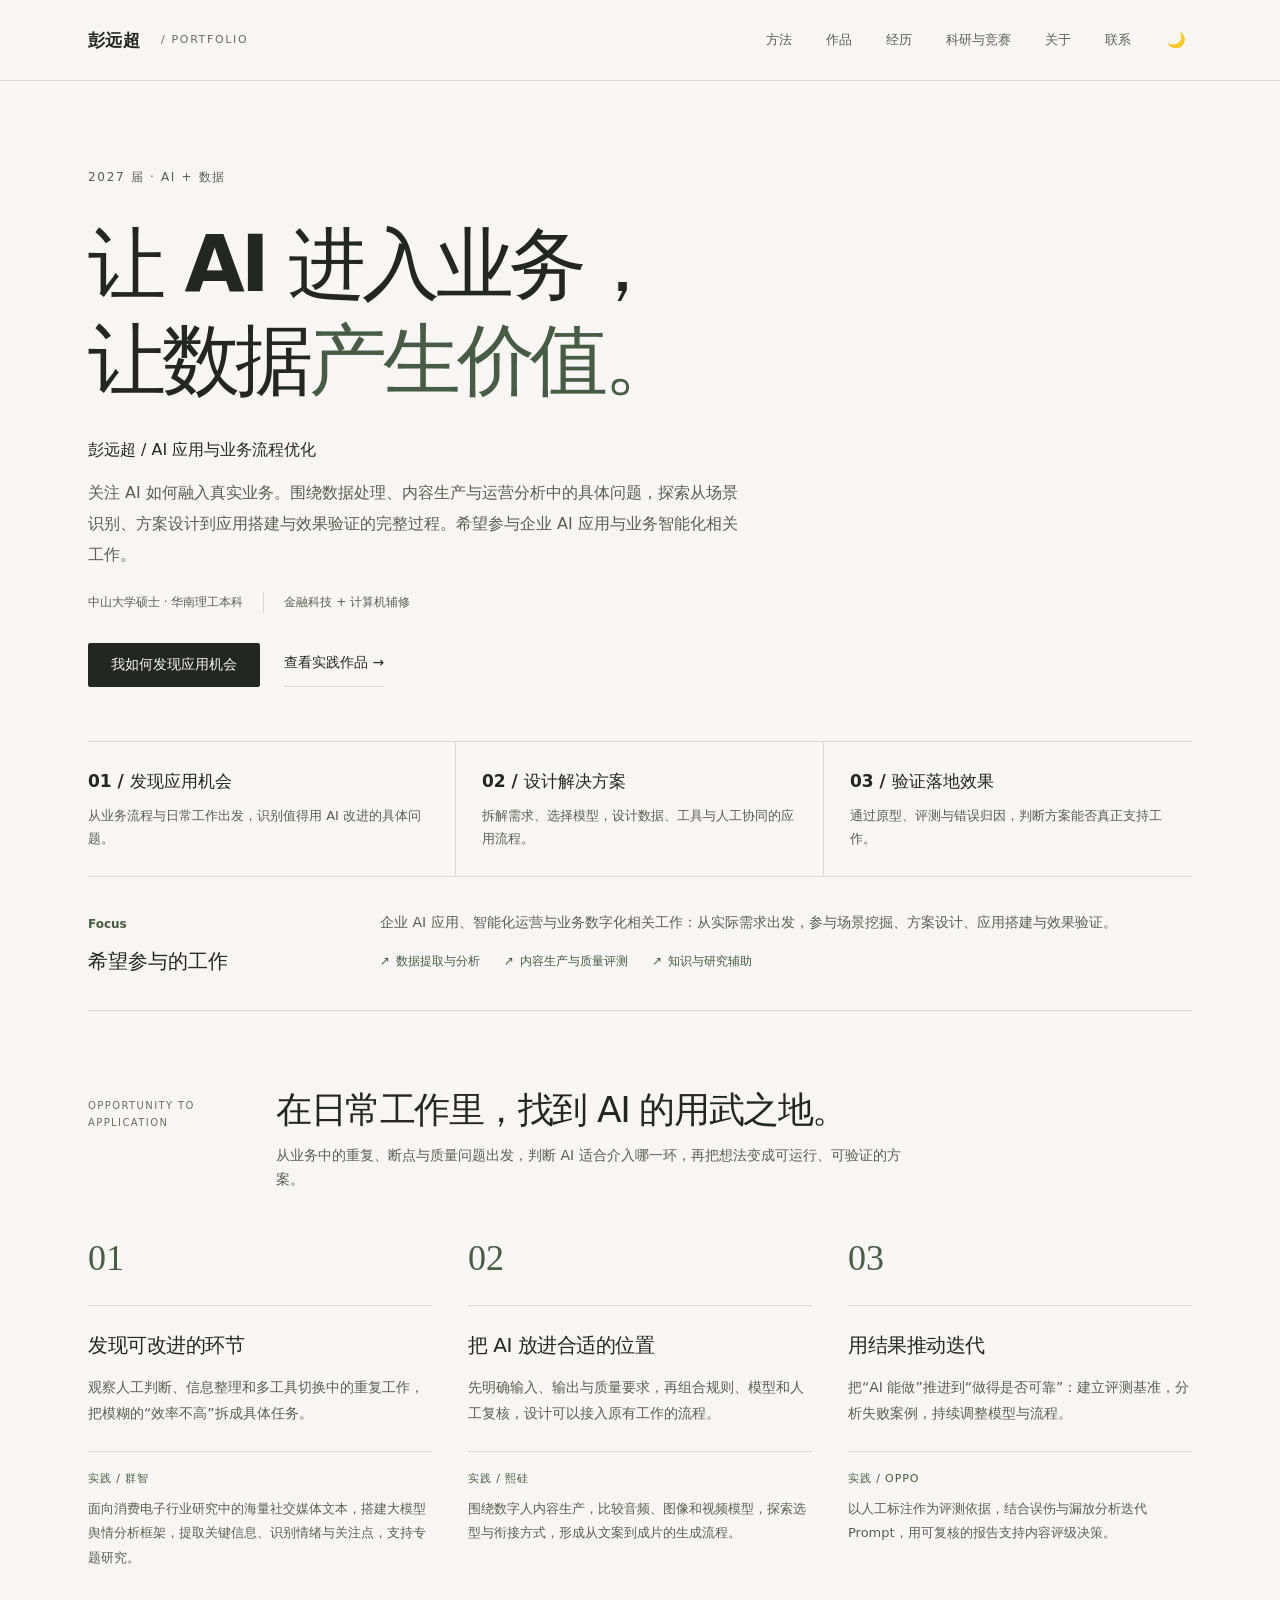
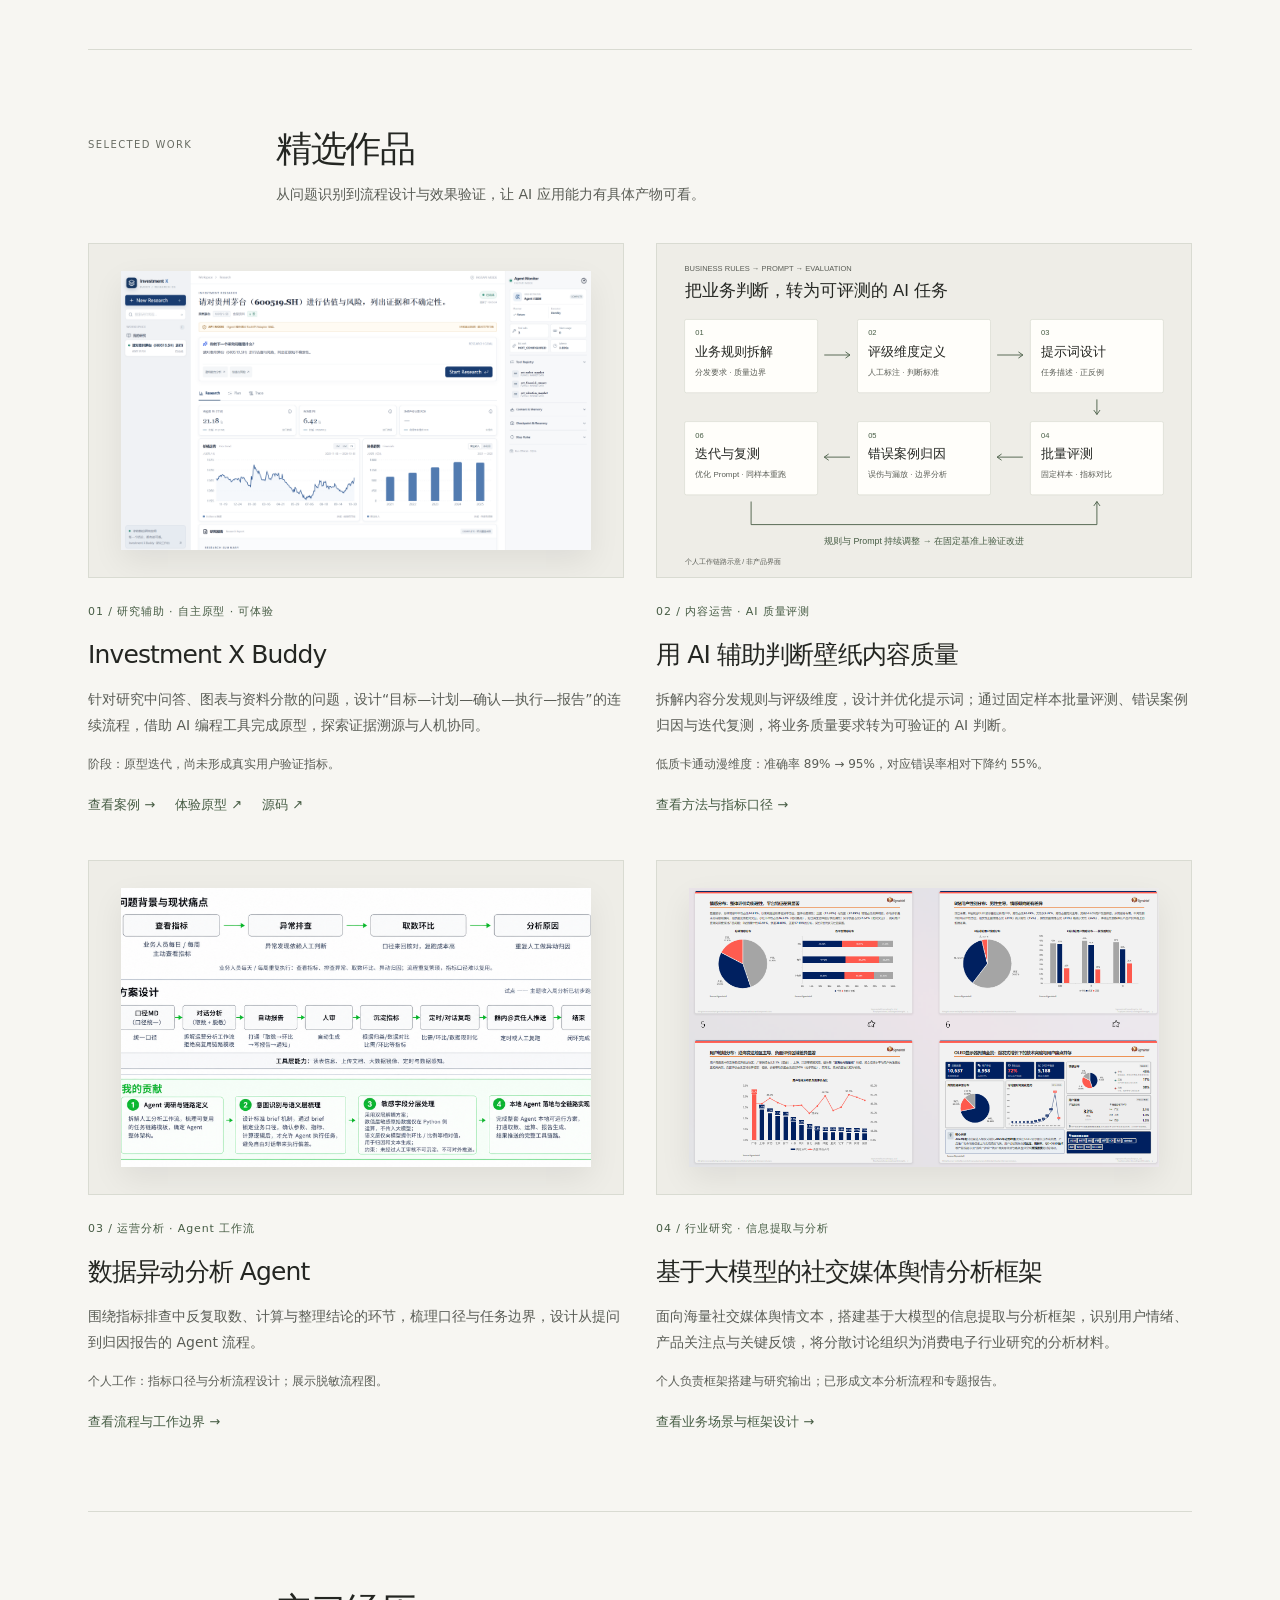
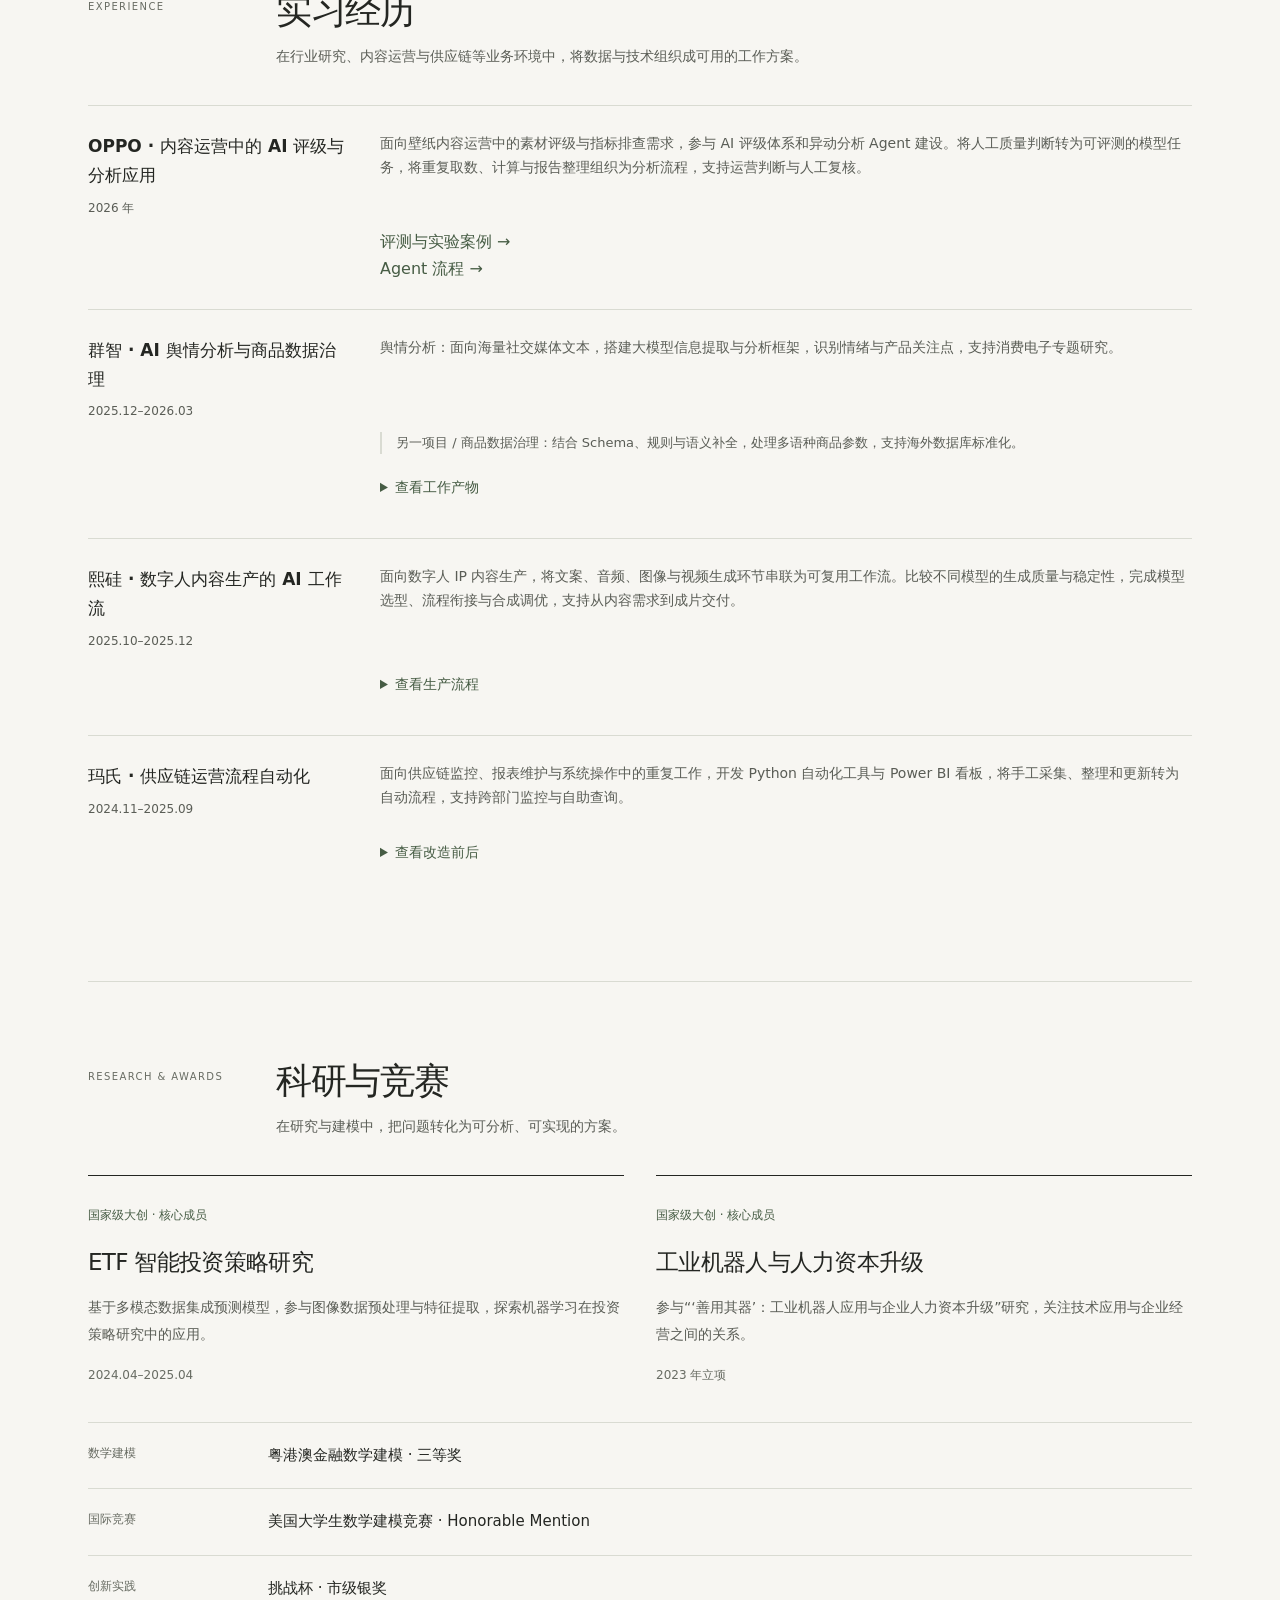
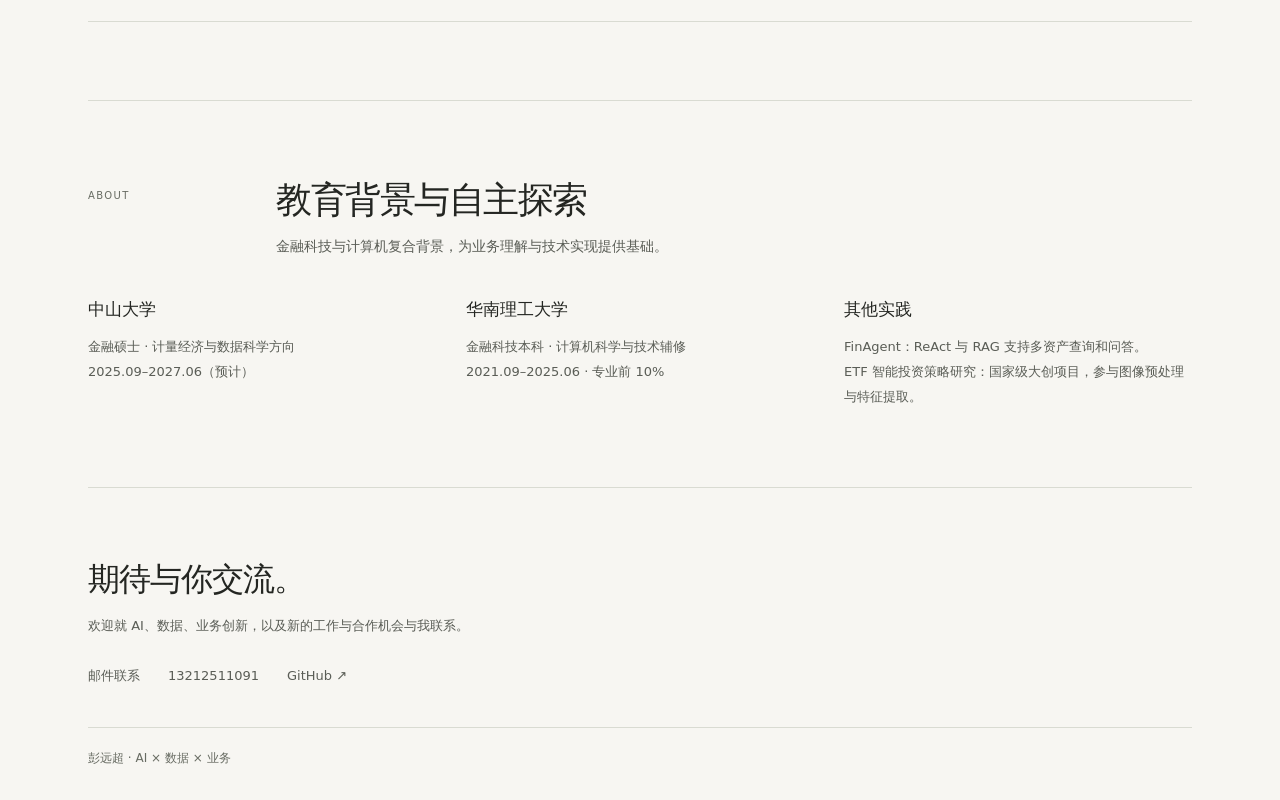
<file: index.html>
<!DOCTYPE html>
<html lang="zh-CN" data-theme="light">
<head>
<meta charset="UTF-8">
<meta name="viewport" content="width=device-width, initial-scale=1.0">
<title>AI 应用与业务流程优化 · 个人作品集 · 彭远超</title>
<meta name="description" content="彭远超，2027届。关注 AI 应用与业务流程优化，围绕企业数据处理、内容运营与研究辅助，探索场景识别、方案设计、应用搭建和效果验证。">
<link rel="stylesheet" href="css/style.css">
<link rel="stylesheet" href="css/site.css">
<link rel="stylesheet" href="css/refined.css">
</head>
<body>
<a class="skip-link" href="#main">跳到正文</a>
<nav class="nav" id="top">
<div class="nav-inner">
<a class="nav-logo" href="index.html">彭远超<span class="nav-logo-sub">/ portfolio</span>
</a>
<button class="nav-toggle" aria-label="菜单" aria-controls="nav-links" aria-expanded="false">☰</button>
<div class="nav-links" id="nav-links">
<a href="#approach">方法</a>
<a href="#projects">作品</a>
<a href="#experience">经历</a>
<a href="#research">科研与竞赛</a>
<a href="#about">关于</a>
<a href="#contact">联系</a>
</div>
<button class="theme-toggle" id="theme-toggle" aria-label="切换主题">
</button>
</div>
</nav>
<main class="container " id="main">
<section class="hero">
<div class="hero-kicker">2027 届 · AI + 数据</div>
<h1>让 AI 进入业务，<br>让数据<em>产生价值。</em></h1>
<p class="role">彭远超 / AI 应用与业务流程优化</p>
<p class="bio">关注 AI 如何融入真实业务。围绕数据处理、内容生产与运营分析中的具体问题，探索从场景识别、方案设计到应用搭建与效果验证的完整过程。希望参与企业 AI 应用与业务智能化相关工作。</p>
<div class="hero-proof">
<span>中山大学硕士 · 华南理工本科</span>
<span>金融科技 + 计算机辅修</span>
</div>
<div class="hero-actions">
<a class="hero-action primary" href="#approach">我如何发现应用机会</a>
<a class="hero-action" href="#projects">查看实践作品 →</a>
</div>
<div class="fit-grid">
<div class="fit-card">
<span class="fit-k">01 / 发现应用机会</span>
<span class="fit-v">从业务流程与日常工作出发，识别值得用 AI 改进的具体问题。</span>
</div>
<div class="fit-card">
<span class="fit-k">02 / 设计解决方案</span>
<span class="fit-v">拆解需求、选择模型，设计数据、工具与人工协同的应用流程。</span>
</div>
<div class="fit-card">
<span class="fit-k">03 / 验证落地效果</span>
<span class="fit-v">通过原型、评测与错误归因，判断方案能否真正支持工作。</span>
</div>
</div>
<figure class="hero-visual home-preview">
<img class="lightbox-trigger" src="assets/img/xbuddy-maotai-analysis.png" alt="Investment X Buddy 研究工作台：报告、数据图表与执行监控">
<figcaption>Investment X Buddy · 研究流程原型</figcaption>
</figure>
</section>
<aside class="career-focus" aria-labelledby="career-focus-title">
<div><span class="eyebrow">Focus</span><h2 id="career-focus-title">希望参与的工作</h2></div>
<div><p>企业 AI 应用、智能化运营与业务数字化相关工作：从实际需求出发，参与场景挖掘、方案设计、应用搭建与效果验证。</p><ul class="focus-scenes" aria-label="重点业务场景"><li>数据提取与分析</li><li>内容生产与质量评测</li><li>知识与研究辅助</li></ul></div>
</aside>
<section class="section" id="approach">
<div class="section-header"><div class="eyebrow">Opportunity to application</div><h2>在日常工作里，找到 AI 的用武之地。</h2><p>从业务中的重复、断点与质量问题出发，判断 AI 适合介入哪一环，再把想法变成可运行、可验证的方案。</p></div>
<div class="opportunity-grid">
<article><span class="opportunity-number">01</span><h3>发现可改进的环节</h3><p>观察人工判断、信息整理和多工具切换中的重复工作，把模糊的“效率不高”拆成具体任务。</p><div class="opportunity-evidence"><span>实践 / 群智</span><p>面向消费电子行业研究中的海量社交媒体文本，搭建大模型舆情分析框架，提取关键信息、识别情绪与关注点，支持专题研究。</p></div></article>
<article><span class="opportunity-number">02</span><h3>把 AI 放进合适的位置</h3><p>先明确输入、输出与质量要求，再组合规则、模型和人工复核，设计可以接入原有工作的流程。</p><div class="opportunity-evidence"><span>实践 / 熙硅</span><p>围绕数字人内容生产，比较音频、图像和视频模型，探索选型与衔接方式，形成从文案到成片的生成流程。</p></div></article>
<article><span class="opportunity-number">03</span><h3>用结果推动迭代</h3><p>把“AI 能做”推进到“做得是否可靠”：建立评测基准，分析失败案例，持续调整模型与流程。</p><div class="opportunity-evidence"><span>实践 / OPPO</span><p>以人工标注作为评测依据，结合误伤与漏放分析迭代 Prompt，用可复核的报告支持内容评级决策。</p></div></article>
</div></section>
<section class="section" id="projects">
<div class="section-header">
<div class="eyebrow">Selected work</div>
<h2>精选作品</h2>
<p>从问题识别到流程设计与效果验证，让 AI 应用能力有具体产物可看。</p>
</div>
<div class="selected-grid">
<article class="proj-item">
<a class="work-cover" href="investment-x-buddy.html" aria-label="查看 Investment X Buddy 案例"><img src="assets/img/xbuddy-maotai-analysis.png" alt="投资研究 Agent 工作台界面" loading="lazy"></a>
<p class="eyebrow">01 / 研究辅助 · 自主原型 · 可体验</p>
<h3>Investment X Buddy</h3>
<p>针对研究中问答、图表与资料分散的问题，设计“目标—计划—确认—执行—报告”的连续流程，借助 AI 编程工具完成原型，探索证据溯源与人机协同。</p>
<p class="case-status">阶段：原型迭代，尚未形成真实用户验证指标。</p>
<div class="case-links">
<a href="investment-x-buddy.html">查看案例 →</a>
<a href="https://relaxed-cuchufli-47f2fa.netlify.app/" target="_blank" rel="noopener noreferrer">体验原型 ↗</a>
<a href="https://github.com/PYC1234/investment-x-buddy" target="_blank" rel="noopener noreferrer">源码 ↗</a>
</div>
</article>
<article class="proj-item">
<a class="work-cover" href="wallpaper-evaluation.html" aria-label="查看 AI 壁纸质量评估案例"><img src="assets/img/wallpaper-workflow.svg" alt="个人工作链路：业务规则拆解、评级维度、Prompt 设计、批量评测、错误归因与迭代复测" loading="lazy"></a>
<p class="eyebrow">02 / 内容运营 · AI 质量评测</p>
<h3>用 AI 辅助判断壁纸内容质量</h3>
<p>拆解内容分发规则与评级维度，设计并优化提示词；通过固定样本批量评测、错误案例归因与迭代复测，将业务质量要求转为可验证的 AI 判断。</p>
<p class="case-status">低质卡通动漫维度：准确率 89% → 95%，对应错误率相对下降约 55%。</p>
<div class="case-links">
<a href="wallpaper-evaluation.html">查看方法与指标口径 →</a>
</div>
</article>
<article class="proj-item">
<a class="work-cover" href="metric-agent.html" aria-label="查看数据异动分析案例"><img src="assets/img/metric_agent.png" alt="指标异动分析 Agent 流程" loading="lazy"></a>
<p class="eyebrow">03 / 运营分析 · Agent 工作流</p>
<h3>数据异动分析 Agent</h3>
<p>围绕指标排查中反复取数、计算与整理结论的环节，梳理口径与任务边界，设计从提问到归因报告的 Agent 流程。</p>
<p class="case-status">个人工作：指标口径与分析流程设计；展示脱敏流程图。</p>
<div class="case-links">
<a href="metric-agent.html">查看流程与工作边界 →</a>
</div>
</article>
<article class="proj-item">
<a class="work-cover" href="ai-social-listening.html" aria-label="查看大模型社交媒体舆情分析案例"><img src="assets/img/qunzhi_report.png" alt="社交媒体舆情分析框架的研究产物" loading="lazy"></a>
<p class="eyebrow">04 / 行业研究 · 信息提取与分析</p>
<h3>基于大模型的社交媒体舆情分析框架</h3>
<p>面向海量社交媒体舆情文本，搭建基于大模型的信息提取与分析框架，识别用户情绪、产品关注点与关键反馈，将分散讨论组织为消费电子行业研究的分析材料。</p>
<p class="case-status">个人负责框架搭建与研究输出；已形成文本分析流程和专题报告。</p>
<div class="case-links"><a href="ai-social-listening.html">查看业务场景与框架设计 →</a></div>
</article>
</div>
</section>
<section class="section" id="experience">
<div class="section-header">
<div class="eyebrow">Experience</div>
<h2>实习经历</h2>
<p>在行业研究、内容运营与供应链等业务环境中，将数据与技术组织成可用的工作方案。</p>
</div>
<div class="experience-list">
<article class="proj-item">
<h3>OPPO · 内容运营中的 AI 评级与分析应用</h3>
<p>2026 年</p>
<p>面向壁纸内容运营中的素材评级与指标排查需求，参与 AI 评级体系和异动分析 Agent 建设。将人工质量判断转为可评测的模型任务，将重复取数、计算与报告整理组织为分析流程，支持运营判断与人工复核。</p>
<a href="wallpaper-evaluation.html">评测与实验案例 →</a><a href="metric-agent.html">Agent 流程 →</a>
</article>
<article class="proj-item">
<h3>群智 · AI 舆情分析与商品数据治理</h3>
<p>2025.12–2026.03</p>
<p>舆情分析：面向海量社交媒体文本，搭建大模型信息提取与分析框架，识别情绪与产品关注点，支持消费电子专题研究。</p><p class="separate-project">另一项目 / 商品数据治理：结合 Schema、规则与语义补全，处理多语种商品参数，支持海外数据库标准化。</p>
<details>
<summary>查看工作产物</summary>
<figure class="proj-img">
<img class="lightbox-trigger" src="assets/img/qunzhi_report.png" alt="群智数据治理工作产物" loading="lazy">
</figure>
</details>
</article>
<article class="proj-item">
<h3>熙硅 · 数字人内容生产的 AI 工作流</h3>
<p>2025.10–2025.12</p>
<p>面向数字人 IP 内容生产，将文案、音频、图像与视频生成环节串联为可复用工作流。比较不同模型的生成质量与稳定性，完成模型选型、流程衔接与合成调优，支持从内容需求到成片交付。</p>
<details>
<summary>查看生产流程</summary>
<figure class="proj-img">
<img class="lightbox-trigger" src="assets/img/IP_generate.png" alt="数字人内容生产流程" loading="lazy">
</figure>
</details>
</article>
<article class="proj-item">
<h3>玛氏 · 供应链运营流程自动化</h3>
<p>2024.11–2025.09</p>
<p>面向供应链监控、报表维护与系统操作中的重复工作，开发 Python 自动化工具与 Power BI 看板，将手工采集、整理和更新转为自动流程，支持跨部门监控与自助查询。</p>
<details>
<summary>查看改造前后</summary>
<div class="proj-compare">
<figure class="proj-img">
<img class="lightbox-trigger" src="assets/img/Mars_faye_before.png" alt="改造前：Excel 手工维护" loading="lazy">
<figcaption>改造前：手工维护</figcaption>
</figure>
<span class="pc-arrow" aria-hidden="true">→</span>
<figure class="proj-img">
<img class="lightbox-trigger" src="assets/img/Mars_faye_later.png" alt="改造后：自动更新看板" loading="lazy">
<figcaption>改造后：自动更新看板</figcaption>
</figure>
</div>
</details>
</article>
</div>
</section>
<section class="section" id="research">
<div class="section-header"><div class="eyebrow">Research &amp; awards</div><h2>科研与竞赛</h2><p>在研究与建模中，把问题转化为可分析、可实现的方案。</p></div>
<div class="research-grid">
<article class="research-item"><span class="research-level">国家级大创 · 核心成员</span><h3>ETF 智能投资策略研究</h3><p>基于多模态数据集成预测模型，参与图像数据预处理与特征提取，探索机器学习在投资策略研究中的应用。</p><span class="research-date">2024.04–2025.04</span></article>
<article class="research-item"><span class="research-level">国家级大创 · 核心成员</span><h3>工业机器人与人力资本升级</h3><p>参与“‘善用其器’：工业机器人应用与企业人力资本升级”研究，关注技术应用与企业经营之间的关系。</p><span class="research-date">2023 年立项</span></article>
</div>
<div class="competition-list"><div><span>数学建模</span><strong>粤港澳金融数学建模 · 三等奖</strong></div><div><span>国际竞赛</span><strong>美国大学生数学建模竞赛 · Honorable Mention</strong></div><div><span>创新实践</span><strong>挑战杯 · 市级银奖</strong></div></div>
</section>
<section class="section" id="about">
<div class="section-header">
<div class="eyebrow">About</div>
<h2>教育背景与自主探索</h2>
<p>金融科技与计算机复合背景，为业务理解与技术实现提供基础。</p>
</div>
<div class="about-grid">
<article class="about-card">
<h3>中山大学</h3>
<p>金融硕士 · 计量经济与数据科学方向</p>
<p>2025.09–2027.06（预计）</p>
</article>
<article class="about-card">
<h3>华南理工大学</h3>
<p>金融科技本科 · 计算机科学与技术辅修</p>
<p>2021.09–2025.06 · 专业前 10%</p>
</article>
<article class="about-card">
<h3>其他实践</h3>
<p>FinAgent：ReAct 与 RAG 支持多资产查询和问答。</p>
<p>ETF 智能投资策略研究：国家级大创项目，参与图像预处理与特征提取。</p>
</article>
</div>

</section>
<footer class="footer" id="contact">
<p class="f-title">
<strong>期待与你交流。</strong>
</p>
<p class="f-sub">欢迎就 AI、数据、业务创新，以及新的工作与合作机会与我联系。</p>
<div class="contact-row">
<a href="mailto:yuanchao29zoe@163.com">邮件联系</a>
<a href="tel:13212511091">13212511091</a>
<a href="https://github.com/PYC1234" target="_blank" rel="noopener noreferrer">GitHub ↗</a>
</div>
<p class="copy">彭远超 · AI × 数据 × 业务</p>
</footer>
</main>
<script src="js/site.js">
</script>
</body>
</html>
</file>
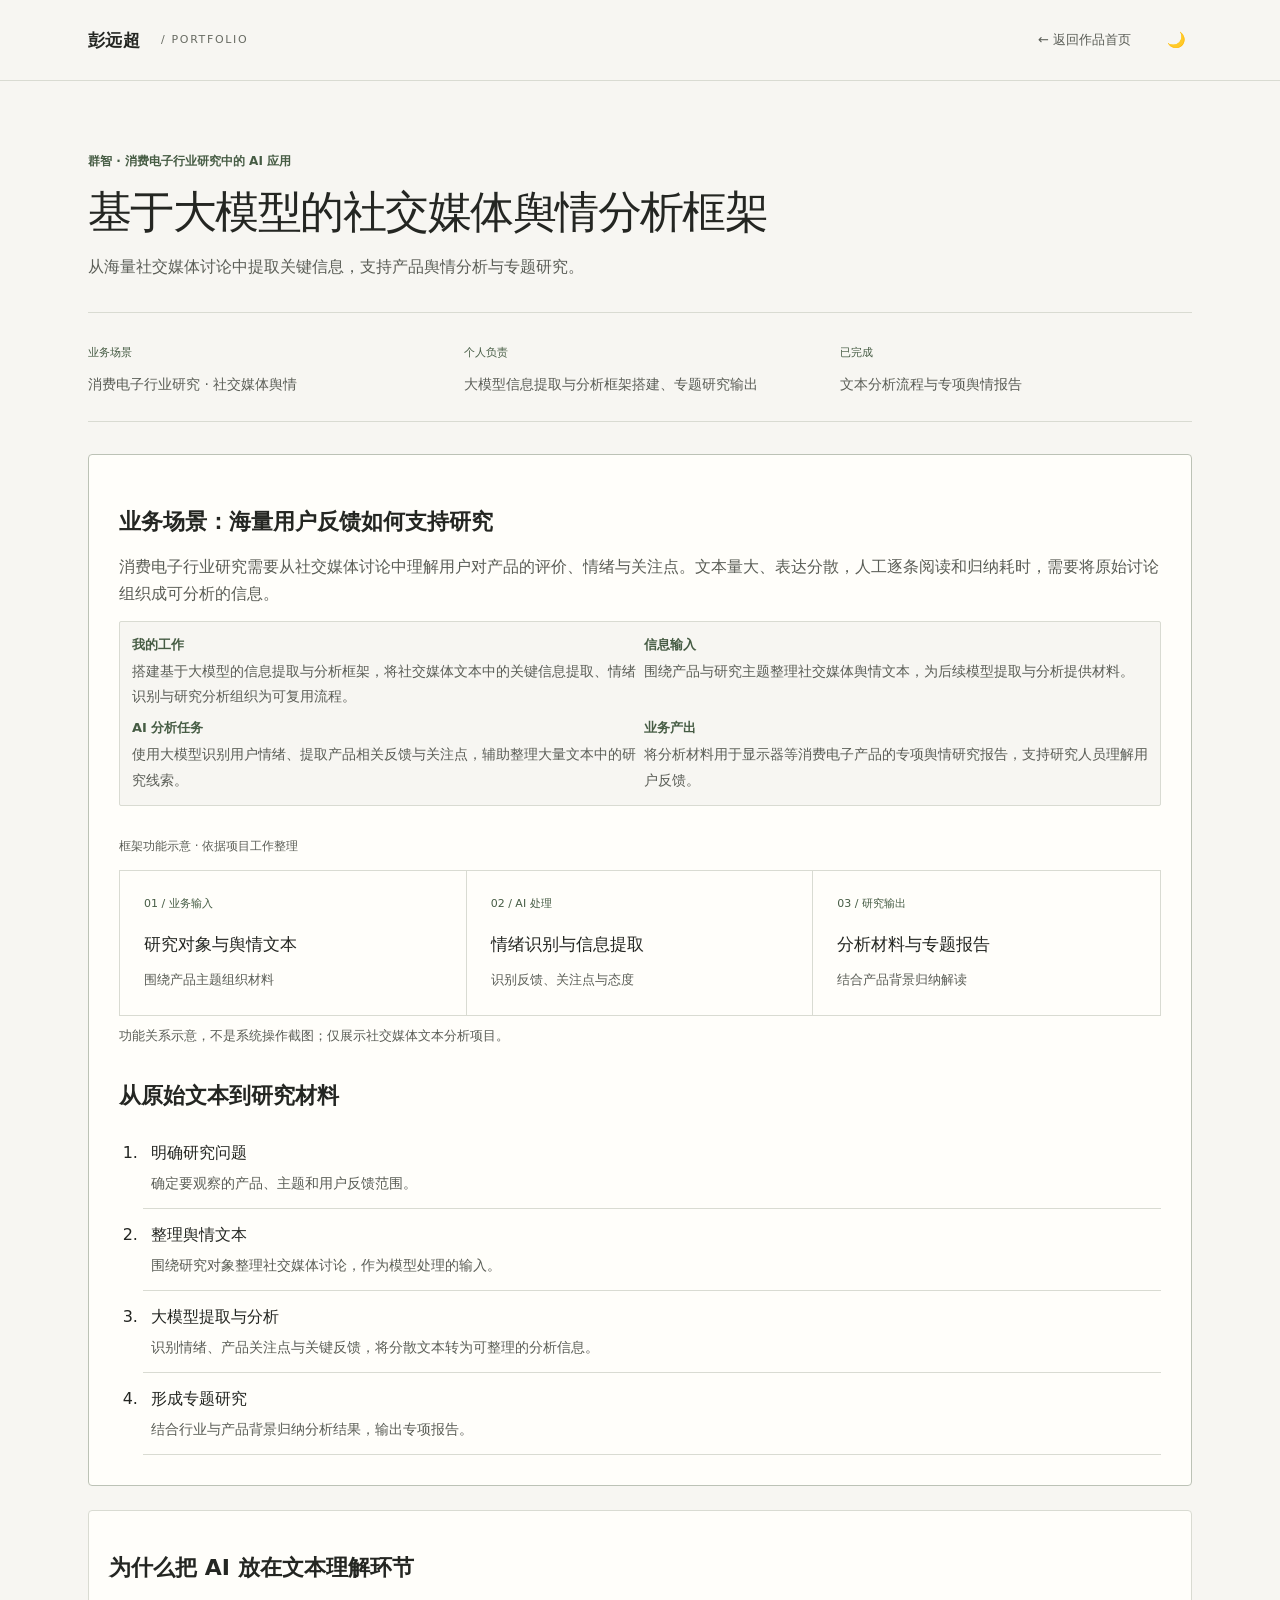
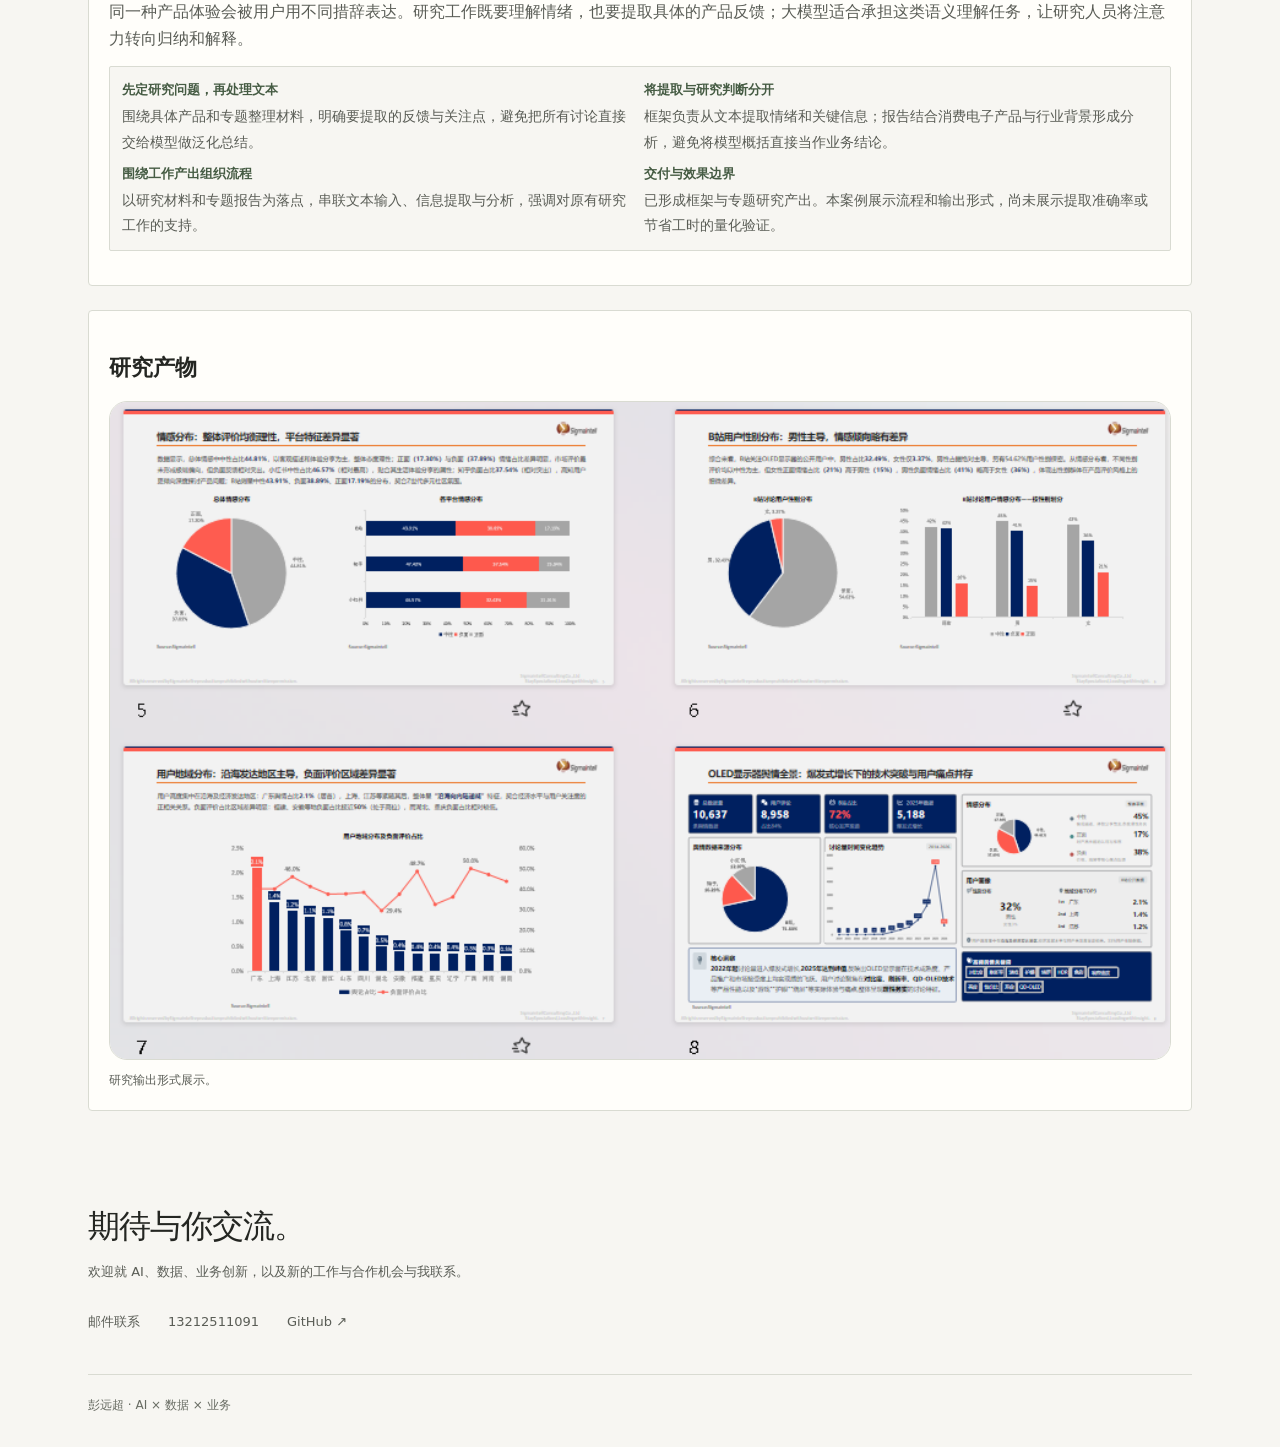
<file: ai-social-listening.html>
<!DOCTYPE html>
<html lang="zh-CN" data-theme="light">
<head>
<meta charset="UTF-8">
<meta name="viewport" content="width=device-width, initial-scale=1.0">
<title>基于大模型的社交媒体舆情分析框架 · 彭远超</title>
<meta name="description" content="彭远超，2027届。关注 AI 应用与业务流程优化，围绕企业数据处理、内容运营与研究辅助，探索场景识别、方案设计、应用搭建和效果验证。">
<link rel="stylesheet" href="css/style.css">
<link rel="stylesheet" href="css/site.css">
<link rel="stylesheet" href="css/refined.css">
</head>
<body>
<a class="skip-link" href="#main">跳到正文</a>
<nav class="nav" id="top">
<div class="nav-inner">
<a class="nav-logo" href="index.html">彭远超<span class="nav-logo-sub">/ portfolio</span>
</a>
<button class="nav-toggle" aria-label="菜单" aria-controls="nav-links" aria-expanded="false">☰</button>
<div class="nav-links" id="nav-links">
<a href="index.html#projects">← 返回作品首页</a>
</div>
<button class="theme-toggle" id="theme-toggle" aria-label="切换主题">
</button>
</div>
</nav>
<main class="container detail-page" id="main">
<header class="detail-heading"><p class="eyebrow">群智 · 消费电子行业研究中的 AI 应用</p><h1>基于大模型的社交媒体舆情分析框架</h1><p>从海量社交媒体讨论中提取关键信息，支持产品舆情分析与专题研究。</p></header><aside class="case-summary" aria-label="项目职责与交付"><div><span>业务场景</span><p>消费电子行业研究 · 社交媒体舆情</p></div><div><span>个人负责</span><p>大模型信息提取与分析框架搭建、专题研究输出</p></div><div><span>已完成</span><p>文本分析流程与专项舆情报告</p></div></aside>
<article class="featured-case"><h2>业务场景：海量用户反馈如何支持研究</h2><p>消费电子行业研究需要从社交媒体讨论中理解用户对产品的评价、情绪与关注点。文本量大、表达分散，人工逐条阅读和归纳耗时，需要将原始讨论组织成可分析的信息。</p><div class="case-grid"><div><span>我的工作</span><p>搭建基于大模型的信息提取与分析框架，将社交媒体文本中的关键信息提取、情绪识别与研究分析组织为可复用流程。</p></div><div><span>信息输入</span><p>围绕产品与研究主题整理社交媒体舆情文本，为后续模型提取与分析提供材料。</p></div><div><span>AI 分析任务</span><p>使用大模型识别用户情绪、提取产品相关反馈与关注点，辅助整理大量文本中的研究线索。</p></div><div><span>业务产出</span><p>将分析材料用于显示器等消费电子产品的专项舆情研究报告，支持研究人员理解用户反馈。</p></div></div><figure class="framework-map" aria-labelledby="social-flow-title"><figcaption id="social-flow-title">框架功能示意 · 依据项目工作整理</figcaption><div class="framework-track"><div><span>01 / 业务输入</span><strong>研究对象与舆情文本</strong><p>围绕产品主题组织材料</p></div><div><span>02 / AI 处理</span><strong>情绪识别与信息提取</strong><p>识别反馈、关注点与态度</p></div><div><span>03 / 研究输出</span><strong>分析材料与专题报告</strong><p>结合产品背景归纳解读</p></div></div><p class="viz-note">功能关系示意，不是系统操作截图；仅展示社交媒体文本分析项目。</p></figure><h2>从原始文本到研究材料</h2><ol class="framework-steps"><li><strong>明确研究问题</strong><p>确定要观察的产品、主题和用户反馈范围。</p></li><li><strong>整理舆情文本</strong><p>围绕研究对象整理社交媒体讨论，作为模型处理的输入。</p></li><li><strong>大模型提取与分析</strong><p>识别情绪、产品关注点与关键反馈，将分散文本转为可整理的分析信息。</p></li><li><strong>形成专题研究</strong><p>结合行业与产品背景归纳分析结果，输出专项报告。</p></li></ol></article>
<article class="proj-item"><h2>为什么把 AI 放在文本理解环节</h2><p>同一种产品体验会被用户用不同措辞表达。研究工作既要理解情绪，也要提取具体的产品反馈；大模型适合承担这类语义理解任务，让研究人员将注意力转向归纳和解释。</p><div class="case-grid"><div><span>先定研究问题，再处理文本</span><p>围绕具体产品和专题整理材料，明确要提取的反馈与关注点，避免把所有讨论直接交给模型做泛化总结。</p></div><div><span>将提取与研究判断分开</span><p>框架负责从文本提取情绪和关键信息；报告结合消费电子产品与行业背景形成分析，避免将模型概括直接当作业务结论。</p></div><div><span>围绕工作产出组织流程</span><p>以研究材料和专题报告为落点，串联文本输入、信息提取与分析，强调对原有研究工作的支持。</p></div><div><span>交付与效果边界</span><p>已形成框架与专题研究产出。本案例展示流程和输出形式，尚未展示提取准确率或节省工时的量化验证。</p></div></div></article><article class="proj-item"><h2>研究产物</h2><figure class="proj-img"><img class="lightbox-trigger" src="assets/img/qunzhi_report.png" alt="消费电子产品舆情分析与专题研究产物" loading="lazy"><figcaption>研究输出形式展示。</figcaption></figure></article>
<footer class="footer" id="contact">
<p class="f-title">
<strong>期待与你交流。</strong>
</p>
<p class="f-sub">欢迎就 AI、数据、业务创新，以及新的工作与合作机会与我联系。</p>
<div class="contact-row">
<a href="mailto:yuanchao29zoe@163.com">邮件联系</a>
<a href="tel:13212511091">13212511091</a>
<a href="https://github.com/PYC1234" target="_blank" rel="noopener noreferrer">GitHub ↗</a>
</div>
<p class="copy">彭远超 · AI × 数据 × 业务</p>
</footer>
</main>
<script src="js/site.js">
</script>
</body>
</html>
</file>
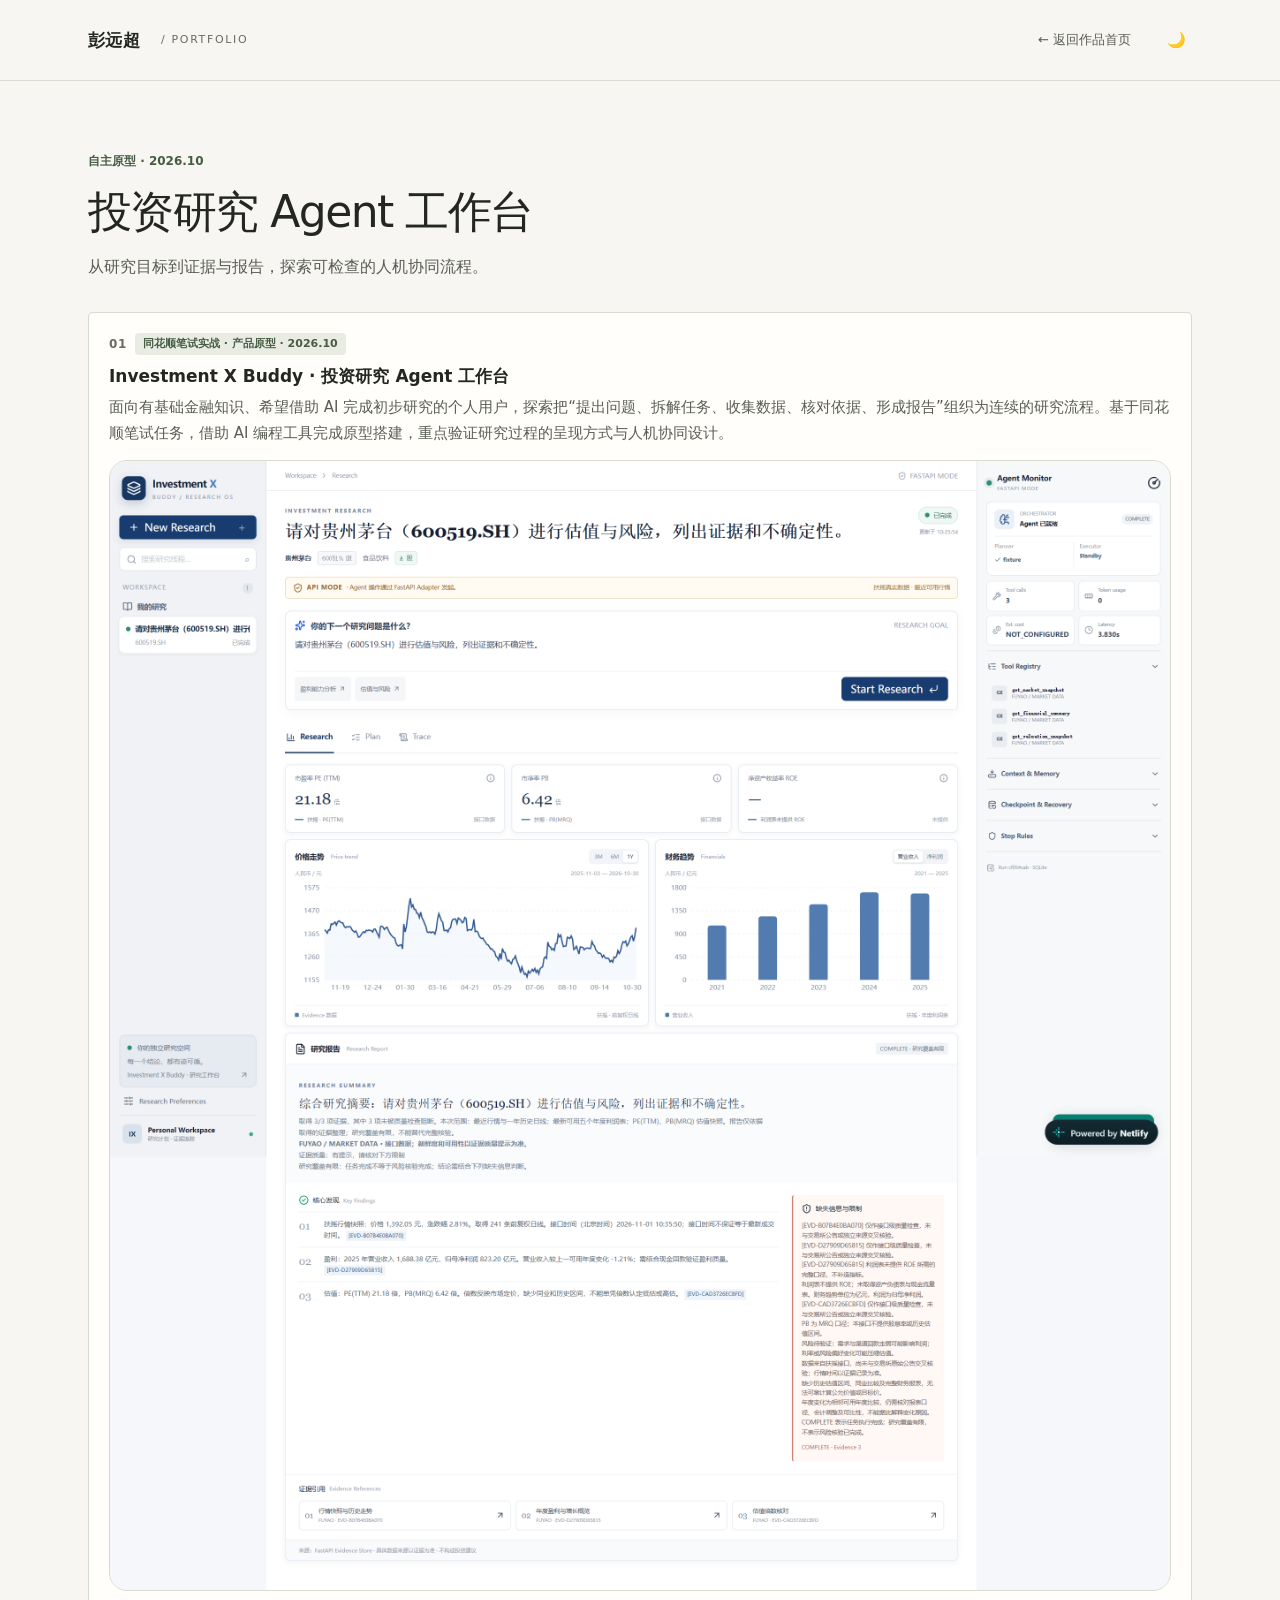
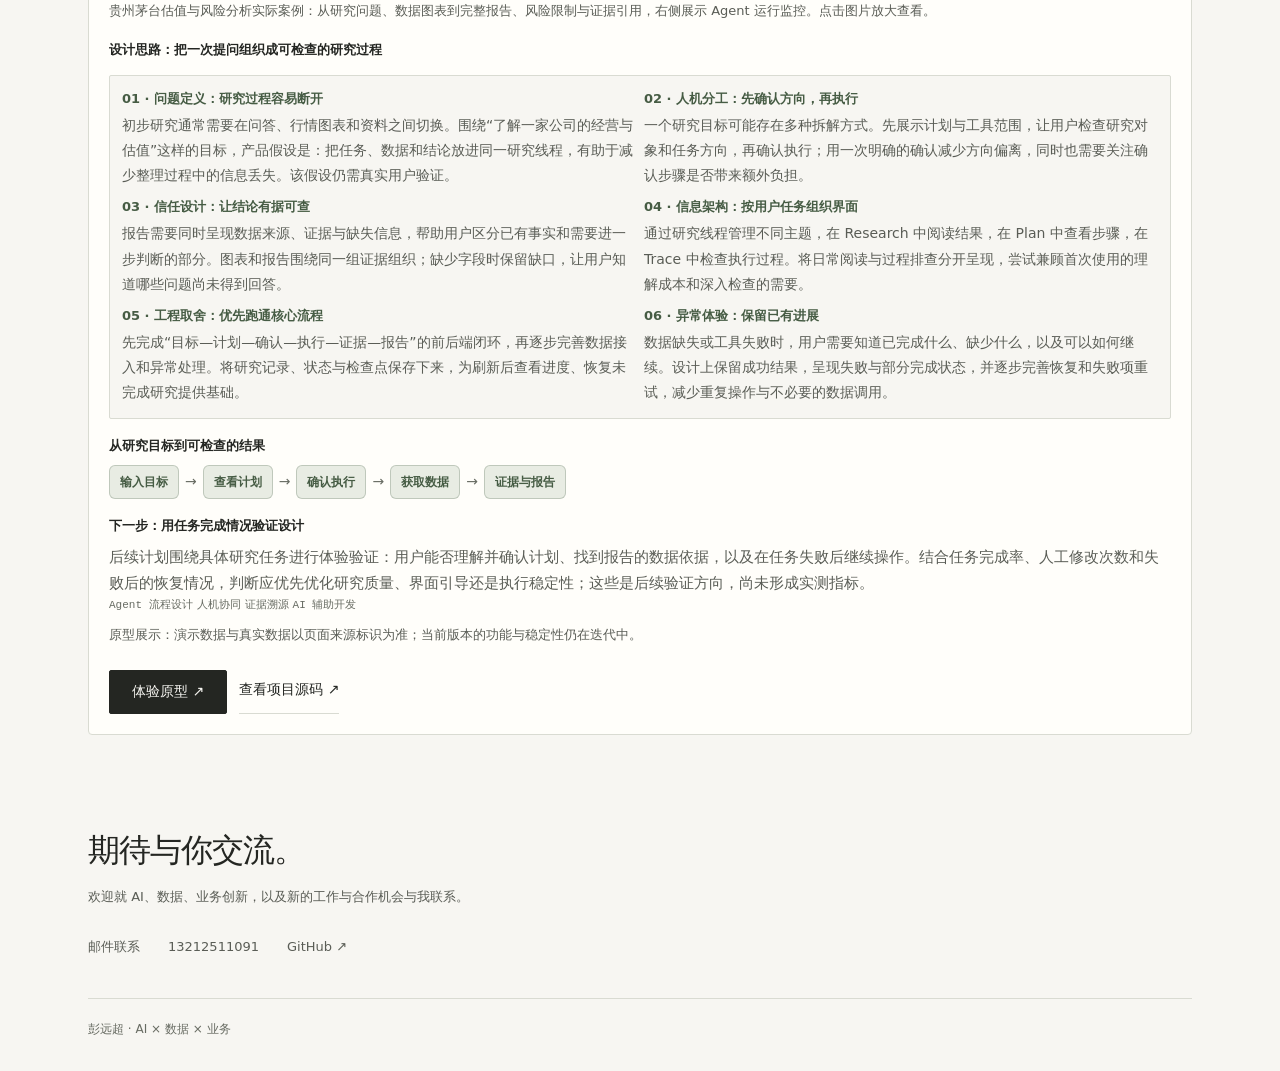
<file: investment-x-buddy.html>
<!DOCTYPE html>
<html lang="zh-CN" data-theme="light">
<head>
<meta charset="UTF-8">
<meta name="viewport" content="width=device-width, initial-scale=1.0">
<title>Investment X Buddy · 研究 Agent 工作台 · 彭远超</title>
<meta name="description" content="彭远超，2027届。关注 AI 应用与业务流程优化，围绕企业数据处理、内容运营与研究辅助，探索场景识别、方案设计、应用搭建和效果验证。">
<link rel="stylesheet" href="css/style.css">
<link rel="stylesheet" href="css/site.css">
<link rel="stylesheet" href="css/refined.css">
</head>
<body>
<a class="skip-link" href="#main">跳到正文</a>
<nav class="nav" id="top">
<div class="nav-inner">
<a class="nav-logo" href="index.html">彭远超<span class="nav-logo-sub">/ portfolio</span>
</a>
<button class="nav-toggle" aria-label="菜单" aria-controls="nav-links" aria-expanded="false">☰</button>
<div class="nav-links" id="nav-links">
<a href="index.html#projects">← 返回作品首页</a>
</div>
<button class="theme-toggle" id="theme-toggle" aria-label="切换主题">
</button>
</div>
</nav>
<main class="container detail-page" id="main">
<header class="detail-heading">
<p class="eyebrow">自主原型 · 2026.10</p>
<h1>投资研究 Agent 工作台</h1>
<p>从研究目标到证据与报告，探索可检查的人机协同流程。</p>
</header>
<article class="proj-item" id="investment-x-buddy">
      <div class="proj-item-head">
<span class="proj-num">01</span>
<span class="proj-tag">同花顺笔试实战 · 产品原型 · 2026.10</span>
</div>
      <div class="proj-item-body">
        <h3>Investment X Buddy · 投资研究 Agent 工作台</h3>
        <p class="proj-desc">面向有基础金融知识、希望借助 AI 完成初步研究的个人用户，探索把“提出问题、拆解任务、收集数据、核对依据、形成报告”组织为连续的研究流程。基于同花顺笔试任务，借助 AI 编程工具完成原型搭建，重点验证研究过程的呈现方式与人机协同设计。</p>
        <figure class="proj-img">
          <img class="lightbox-trigger" src="assets/img/xbuddy-maotai-analysis.png" alt="Investment X Buddy 贵州茅台估值与风险分析完整长图：研究问题、估值指标、行情与财务图表、研究报告、风险限制、证据引用及 Agent Monitor" loading="lazy" width="2400" height="2556" style="width:100%;height:auto;display:block">
          <figcaption class="viz-note">贵州茅台估值与风险分析实际案例：从研究问题、数据图表到完整报告、风险限制与证据引用，右侧展示 Agent 运行监控。点击图片放大查看。</figcaption>
        </figure>
        <h4 class="viz-title">设计思路：把一次提问组织成可检查的研究过程</h4>
        <div class="case-grid compact">
          <div>
<span>01 · 问题定义：研究过程容易断开</span>
<p>初步研究通常需要在问答、行情图表和资料之间切换。围绕“了解一家公司的经营与估值”这样的目标，产品假设是：把任务、数据和结论放进同一研究线程，有助于减少整理过程中的信息丢失。该假设仍需真实用户验证。</p>
</div>
          <div>
<span>02 · 人机分工：先确认方向，再执行</span>
<p>一个研究目标可能存在多种拆解方式。先展示计划与工具范围，让用户检查研究对象和任务方向，再确认执行；用一次明确的确认减少方向偏离，同时也需要关注确认步骤是否带来额外负担。</p>
</div>
          <div>
<span>03 · 信任设计：让结论有据可查</span>
<p>报告需要同时呈现数据来源、证据与缺失信息，帮助用户区分已有事实和需要进一步判断的部分。图表和报告围绕同一组证据组织；缺少字段时保留缺口，让用户知道哪些问题尚未得到回答。</p>
</div>
          <div>
<span>04 · 信息架构：按用户任务组织界面</span>
<p>通过研究线程管理不同主题，在 Research 中阅读结果，在 Plan 中查看步骤，在 Trace 中检查执行过程。将日常阅读与过程排查分开呈现，尝试兼顾首次使用的理解成本和深入检查的需要。</p>
</div>
          <div>
<span>05 · 工程取舍：优先跑通核心流程</span>
<p>先完成“目标—计划—确认—执行—证据—报告”的前后端闭环，再逐步完善数据接入和异常处理。将研究记录、状态与检查点保存下来，为刷新后查看进度、恢复未完成研究提供基础。</p>
</div>
          <div>
<span>06 · 异常体验：保留已有进展</span>
<p>数据缺失或工具失败时，用户需要知道已完成什么、缺少什么，以及可以如何继续。设计上保留成功结果，呈现失败与部分完成状态，并逐步完善恢复和失败项重试，减少重复操作与不必要的数据调用。</p>
</div>
        </div>
        <h4 class="viz-title">从研究目标到可检查的结果</h4>
        <div class="viz-flow" aria-label="研究流程：输入目标、查看计划、确认执行、获取数据、查看证据与报告">
          <div class="flow-node">输入目标</div>
<div class="flow-arrow" aria-hidden="true">→</div>
          <div class="flow-node">查看计划</div>
<div class="flow-arrow" aria-hidden="true">→</div>
          <div class="flow-node">确认执行</div>
<div class="flow-arrow" aria-hidden="true">→</div>
          <div class="flow-node">获取数据</div>
<div class="flow-arrow" aria-hidden="true">→</div>
          <div class="flow-node">证据与报告</div>
        </div>
        <h4 class="viz-title">下一步：用任务完成情况验证设计</h4>
        <p class="proj-desc">后续计划围绕具体研究任务进行体验验证：用户能否理解并确认计划、找到报告的数据依据，以及在任务失败后继续操作。结合任务完成率、人工修改次数和失败后的恢复情况，判断应优先优化研究质量、界面引导还是执行稳定性；这些是后续验证方向，尚未形成实测指标。</p>
        <div class="proj-tags">
<span>Agent 流程设计</span>
<span>人机协同</span>
<span>证据溯源</span>
<span>AI 辅助开发</span>
</div>
        <p class="viz-note">原型展示：演示数据与真实数据以页面来源标识为准；当前版本的功能与稳定性仍在迭代中。</p>
        <div class="hero-actions" aria-label="Investment X Buddy 项目入口">
          <a class="hero-action primary" href="https://relaxed-cuchufli-47f2fa.netlify.app/" target="_blank" rel="noopener noreferrer">体验原型 ↗</a>
          <a class="hero-action" href="https://github.com/PYC1234/investment-x-buddy" target="_blank" rel="noopener noreferrer">查看项目源码 ↗</a>
        </div>
      </div>
    </article>
<footer class="footer" id="contact">
<p class="f-title">
<strong>期待与你交流。</strong>
</p>
<p class="f-sub">欢迎就 AI、数据、业务创新，以及新的工作与合作机会与我联系。</p>
<div class="contact-row">
<a href="mailto:yuanchao29zoe@163.com">邮件联系</a>
<a href="tel:13212511091">13212511091</a>
<a href="https://github.com/PYC1234" target="_blank" rel="noopener noreferrer">GitHub ↗</a>
</div>
<p class="copy">彭远超 · AI × 数据 × 业务</p>
</footer>
</main>
<script src="js/site.js">
</script>
</body>
</html>
</file>
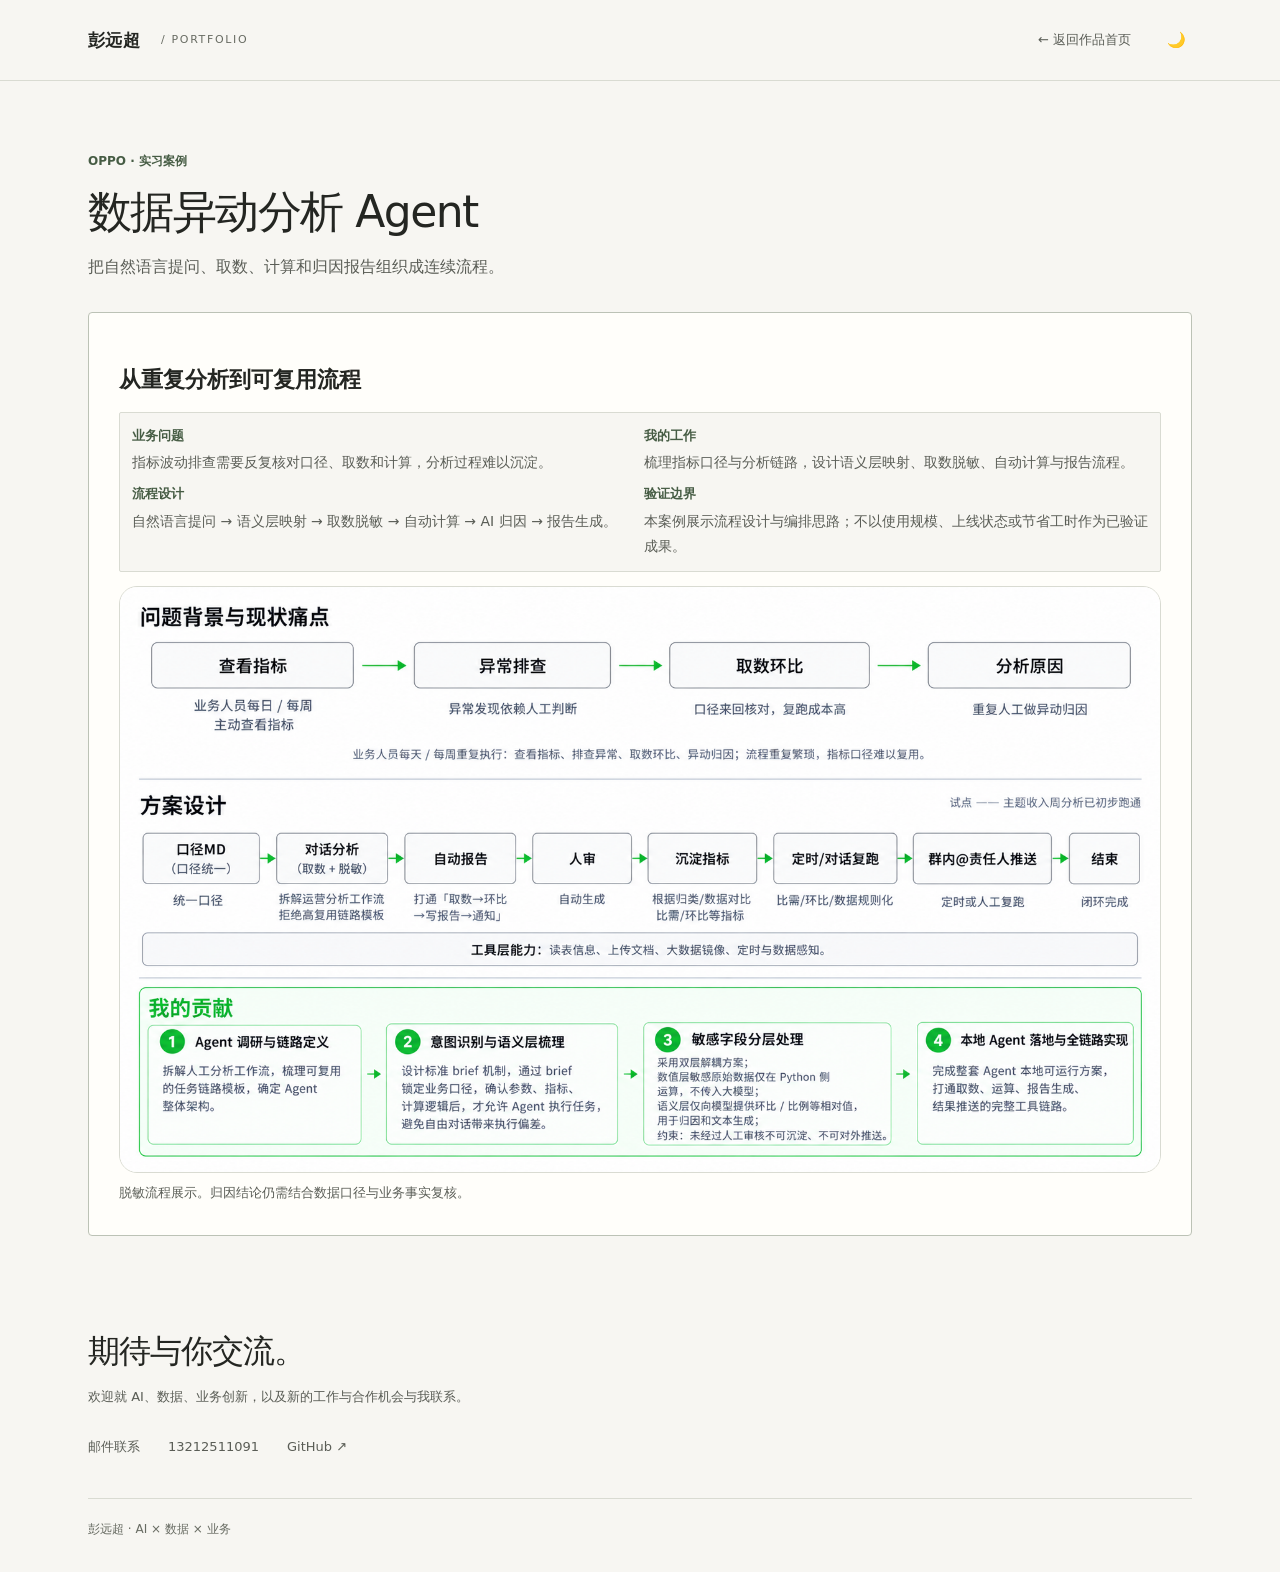
<file: metric-agent.html>
<!DOCTYPE html>
<html lang="zh-CN" data-theme="light">
<head>
<meta charset="UTF-8">
<meta name="viewport" content="width=device-width, initial-scale=1.0">
<title>数据异动分析 Agent · 彭远超</title>
<meta name="description" content="彭远超，2027届。关注 AI 应用与业务流程优化，围绕企业数据处理、内容运营与研究辅助，探索场景识别、方案设计、应用搭建和效果验证。">
<link rel="stylesheet" href="css/style.css">
<link rel="stylesheet" href="css/site.css">
<link rel="stylesheet" href="css/refined.css">
</head>
<body>
<a class="skip-link" href="#main">跳到正文</a>
<nav class="nav" id="top">
<div class="nav-inner">
<a class="nav-logo" href="index.html">彭远超<span class="nav-logo-sub">/ portfolio</span>
</a>
<button class="nav-toggle" aria-label="菜单" aria-controls="nav-links" aria-expanded="false">☰</button>
<div class="nav-links" id="nav-links">
<a href="index.html#projects">← 返回作品首页</a>
</div>
<button class="theme-toggle" id="theme-toggle" aria-label="切换主题">
</button>
</div>
</nav>
<main class="container detail-page" id="main">
<header class="detail-heading">
<p class="eyebrow">OPPO · 实习案例</p>
<h1>数据异动分析 Agent</h1>
<p>把自然语言提问、取数、计算和归因报告组织成连续流程。</p>
</header>
<article class="featured-case">
<h2>从重复分析到可复用流程</h2>
<div class="case-grid">
<div>
<span>业务问题</span>
<p>指标波动排查需要反复核对口径、取数和计算，分析过程难以沉淀。</p>
</div>
<div>
<span>我的工作</span>
<p>梳理指标口径与分析链路，设计语义层映射、取数脱敏、自动计算与报告流程。</p>
</div>
<div>
<span>流程设计</span>
<p>自然语言提问 → 语义层映射 → 取数脱敏 → 自动计算 → AI 归因 → 报告生成。</p>
</div>
<div>
<span>验证边界</span>
<p>本案例展示流程设计与编排思路；不以使用规模、上线状态或节省工时作为已验证成果。</p>
</div>
</div>
<figure class="proj-img">
<img class="lightbox-trigger" src="assets/img/metric_agent.png" alt="数据异动分析 Agent 的流程截图" loading="lazy">
<figcaption class="viz-note">脱敏流程展示。归因结论仍需结合数据口径与业务事实复核。</figcaption>
</figure>
</article>
<footer class="footer" id="contact">
<p class="f-title">
<strong>期待与你交流。</strong>
</p>
<p class="f-sub">欢迎就 AI、数据、业务创新，以及新的工作与合作机会与我联系。</p>
<div class="contact-row">
<a href="mailto:yuanchao29zoe@163.com">邮件联系</a>
<a href="tel:13212511091">13212511091</a>
<a href="https://github.com/PYC1234" target="_blank" rel="noopener noreferrer">GitHub ↗</a>
</div>
<p class="copy">彭远超 · AI × 数据 × 业务</p>
</footer>
</main>
<script src="js/site.js">
</script>
</body>
</html>
</file>
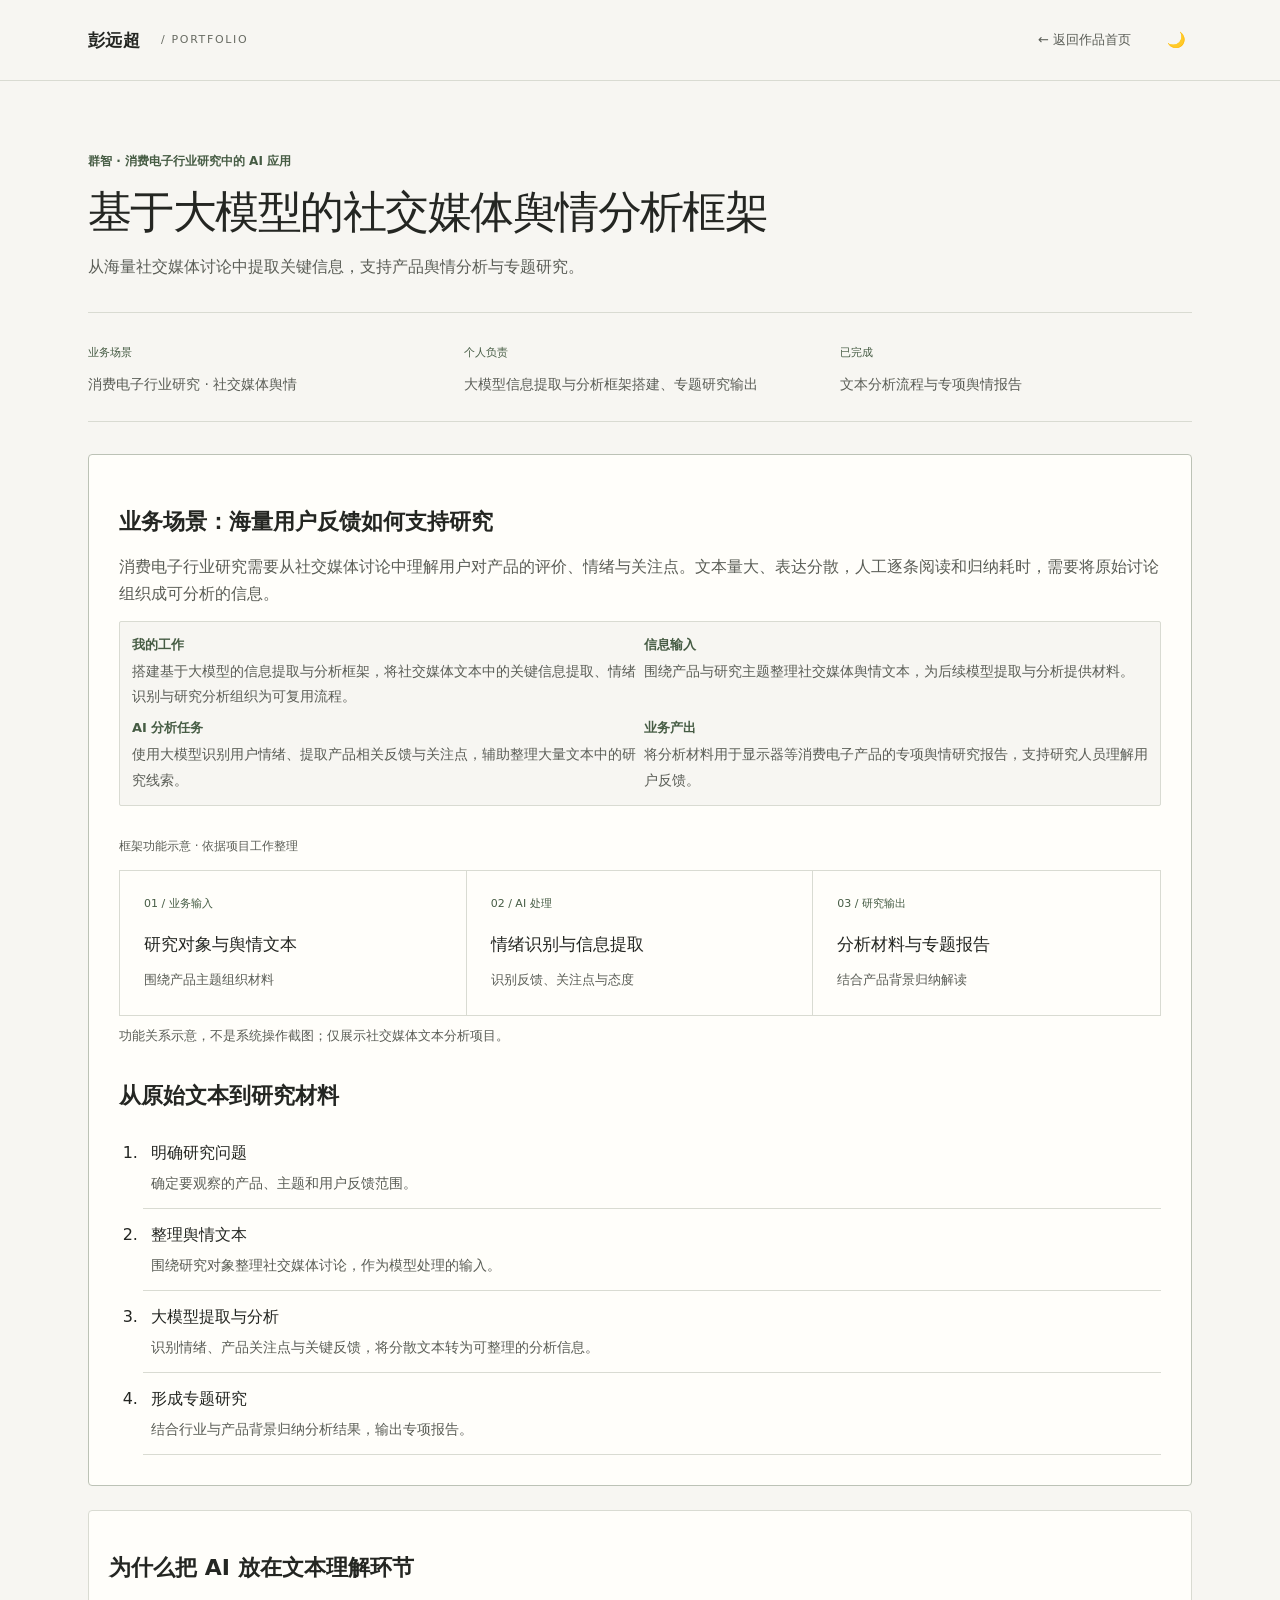
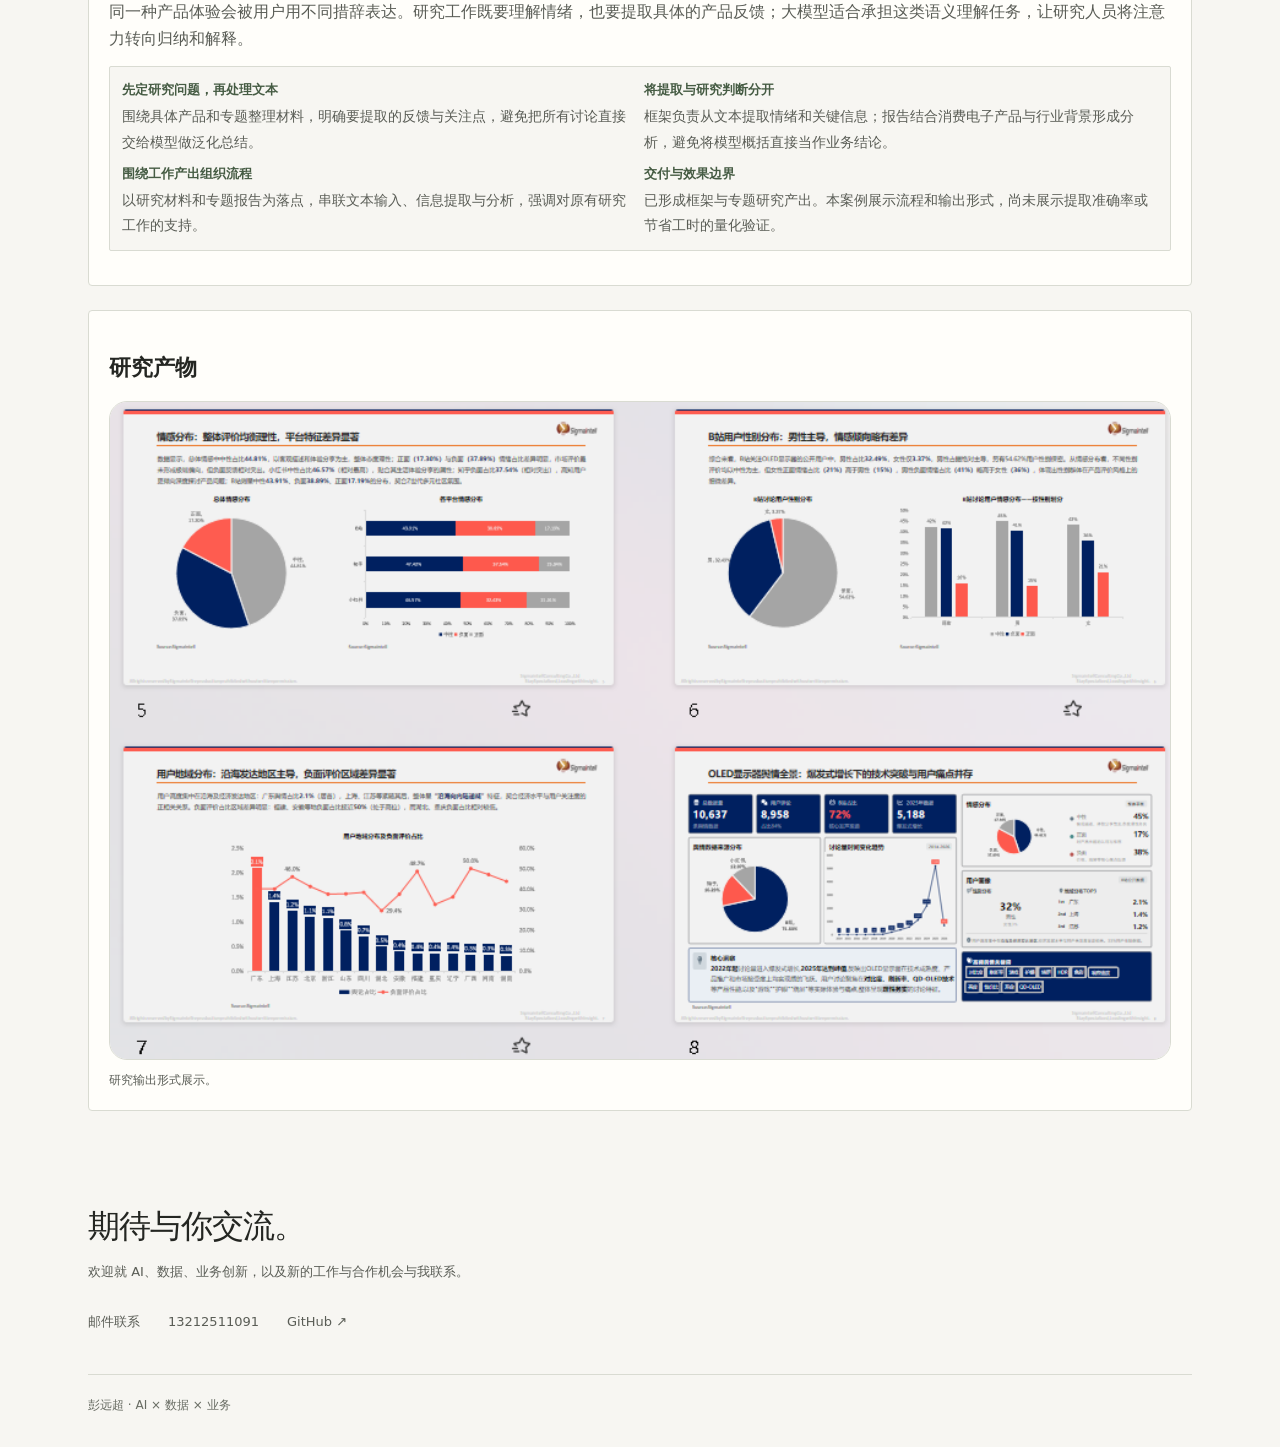
<file: multilingual-insights.html>
<!DOCTYPE html>
<html lang="zh-CN" data-theme="light">
<head>
<link rel="canonical" href="ai-social-listening.html">
<meta charset="UTF-8">
<meta name="viewport" content="width=device-width, initial-scale=1.0">
<title>基于大模型的社交媒体舆情分析框架 · 彭远超</title>
<meta name="description" content="彭远超，2027届。关注 AI 应用与业务流程优化，围绕企业数据处理、内容运营与研究辅助，探索场景识别、方案设计、应用搭建和效果验证。">
<link rel="stylesheet" href="css/style.css">
<link rel="stylesheet" href="css/site.css">
<link rel="stylesheet" href="css/refined.css">
</head>
<body>
<a class="skip-link" href="#main">跳到正文</a>
<nav class="nav" id="top">
<div class="nav-inner">
<a class="nav-logo" href="index.html">彭远超<span class="nav-logo-sub">/ portfolio</span>
</a>
<button class="nav-toggle" aria-label="菜单" aria-controls="nav-links" aria-expanded="false">☰</button>
<div class="nav-links" id="nav-links">
<a href="index.html#projects">← 返回作品首页</a>
</div>
<button class="theme-toggle" id="theme-toggle" aria-label="切换主题">
</button>
</div>
</nav>
<main class="container detail-page" id="main">
<header class="detail-heading"><p class="eyebrow">群智 · 消费电子行业研究中的 AI 应用</p><h1>基于大模型的社交媒体舆情分析框架</h1><p>从海量社交媒体讨论中提取关键信息，支持产品舆情分析与专题研究。</p></header><aside class="case-summary" aria-label="项目职责与交付"><div><span>业务场景</span><p>消费电子行业研究 · 社交媒体舆情</p></div><div><span>个人负责</span><p>大模型信息提取与分析框架搭建、专题研究输出</p></div><div><span>已完成</span><p>文本分析流程与专项舆情报告</p></div></aside>
<article class="featured-case"><h2>业务场景：海量用户反馈如何支持研究</h2><p>消费电子行业研究需要从社交媒体讨论中理解用户对产品的评价、情绪与关注点。文本量大、表达分散，人工逐条阅读和归纳耗时，需要将原始讨论组织成可分析的信息。</p><div class="case-grid"><div><span>我的工作</span><p>搭建基于大模型的信息提取与分析框架，将社交媒体文本中的关键信息提取、情绪识别与研究分析组织为可复用流程。</p></div><div><span>信息输入</span><p>围绕产品与研究主题整理社交媒体舆情文本，为后续模型提取与分析提供材料。</p></div><div><span>AI 分析任务</span><p>使用大模型识别用户情绪、提取产品相关反馈与关注点，辅助整理大量文本中的研究线索。</p></div><div><span>业务产出</span><p>将分析材料用于显示器等消费电子产品的专项舆情研究报告，支持研究人员理解用户反馈。</p></div></div><figure class="framework-map" aria-labelledby="social-flow-title"><figcaption id="social-flow-title">框架功能示意 · 依据项目工作整理</figcaption><div class="framework-track"><div><span>01 / 业务输入</span><strong>研究对象与舆情文本</strong><p>围绕产品主题组织材料</p></div><div><span>02 / AI 处理</span><strong>情绪识别与信息提取</strong><p>识别反馈、关注点与态度</p></div><div><span>03 / 研究输出</span><strong>分析材料与专题报告</strong><p>结合产品背景归纳解读</p></div></div><p class="viz-note">功能关系示意，不是系统操作截图；仅展示社交媒体文本分析项目。</p></figure><h2>从原始文本到研究材料</h2><ol class="framework-steps"><li><strong>明确研究问题</strong><p>确定要观察的产品、主题和用户反馈范围。</p></li><li><strong>整理舆情文本</strong><p>围绕研究对象整理社交媒体讨论，作为模型处理的输入。</p></li><li><strong>大模型提取与分析</strong><p>识别情绪、产品关注点与关键反馈，将分散文本转为可整理的分析信息。</p></li><li><strong>形成专题研究</strong><p>结合行业与产品背景归纳分析结果，输出专项报告。</p></li></ol></article>
<article class="proj-item"><h2>为什么把 AI 放在文本理解环节</h2><p>同一种产品体验会被用户用不同措辞表达。研究工作既要理解情绪，也要提取具体的产品反馈；大模型适合承担这类语义理解任务，让研究人员将注意力转向归纳和解释。</p><div class="case-grid"><div><span>先定研究问题，再处理文本</span><p>围绕具体产品和专题整理材料，明确要提取的反馈与关注点，避免把所有讨论直接交给模型做泛化总结。</p></div><div><span>将提取与研究判断分开</span><p>框架负责从文本提取情绪和关键信息；报告结合消费电子产品与行业背景形成分析，避免将模型概括直接当作业务结论。</p></div><div><span>围绕工作产出组织流程</span><p>以研究材料和专题报告为落点，串联文本输入、信息提取与分析，强调对原有研究工作的支持。</p></div><div><span>交付与效果边界</span><p>已形成框架与专题研究产出。本案例展示流程和输出形式，尚未展示提取准确率或节省工时的量化验证。</p></div></div></article><article class="proj-item"><h2>研究产物</h2><figure class="proj-img"><img class="lightbox-trigger" src="assets/img/qunzhi_report.png" alt="消费电子产品舆情分析与专题研究产物" loading="lazy"><figcaption>研究输出形式展示。</figcaption></figure></article>
<footer class="footer" id="contact">
<p class="f-title">
<strong>期待与你交流。</strong>
</p>
<p class="f-sub">欢迎就 AI、数据、业务创新，以及新的工作与合作机会与我联系。</p>
<div class="contact-row">
<a href="mailto:yuanchao29zoe@163.com">邮件联系</a>
<a href="tel:13212511091">13212511091</a>
<a href="https://github.com/PYC1234" target="_blank" rel="noopener noreferrer">GitHub ↗</a>
</div>
<p class="copy">彭远超 · AI × 数据 × 业务</p>
</footer>
</main>
<script src="js/site.js">
</script>
</body>
</html>
</file>
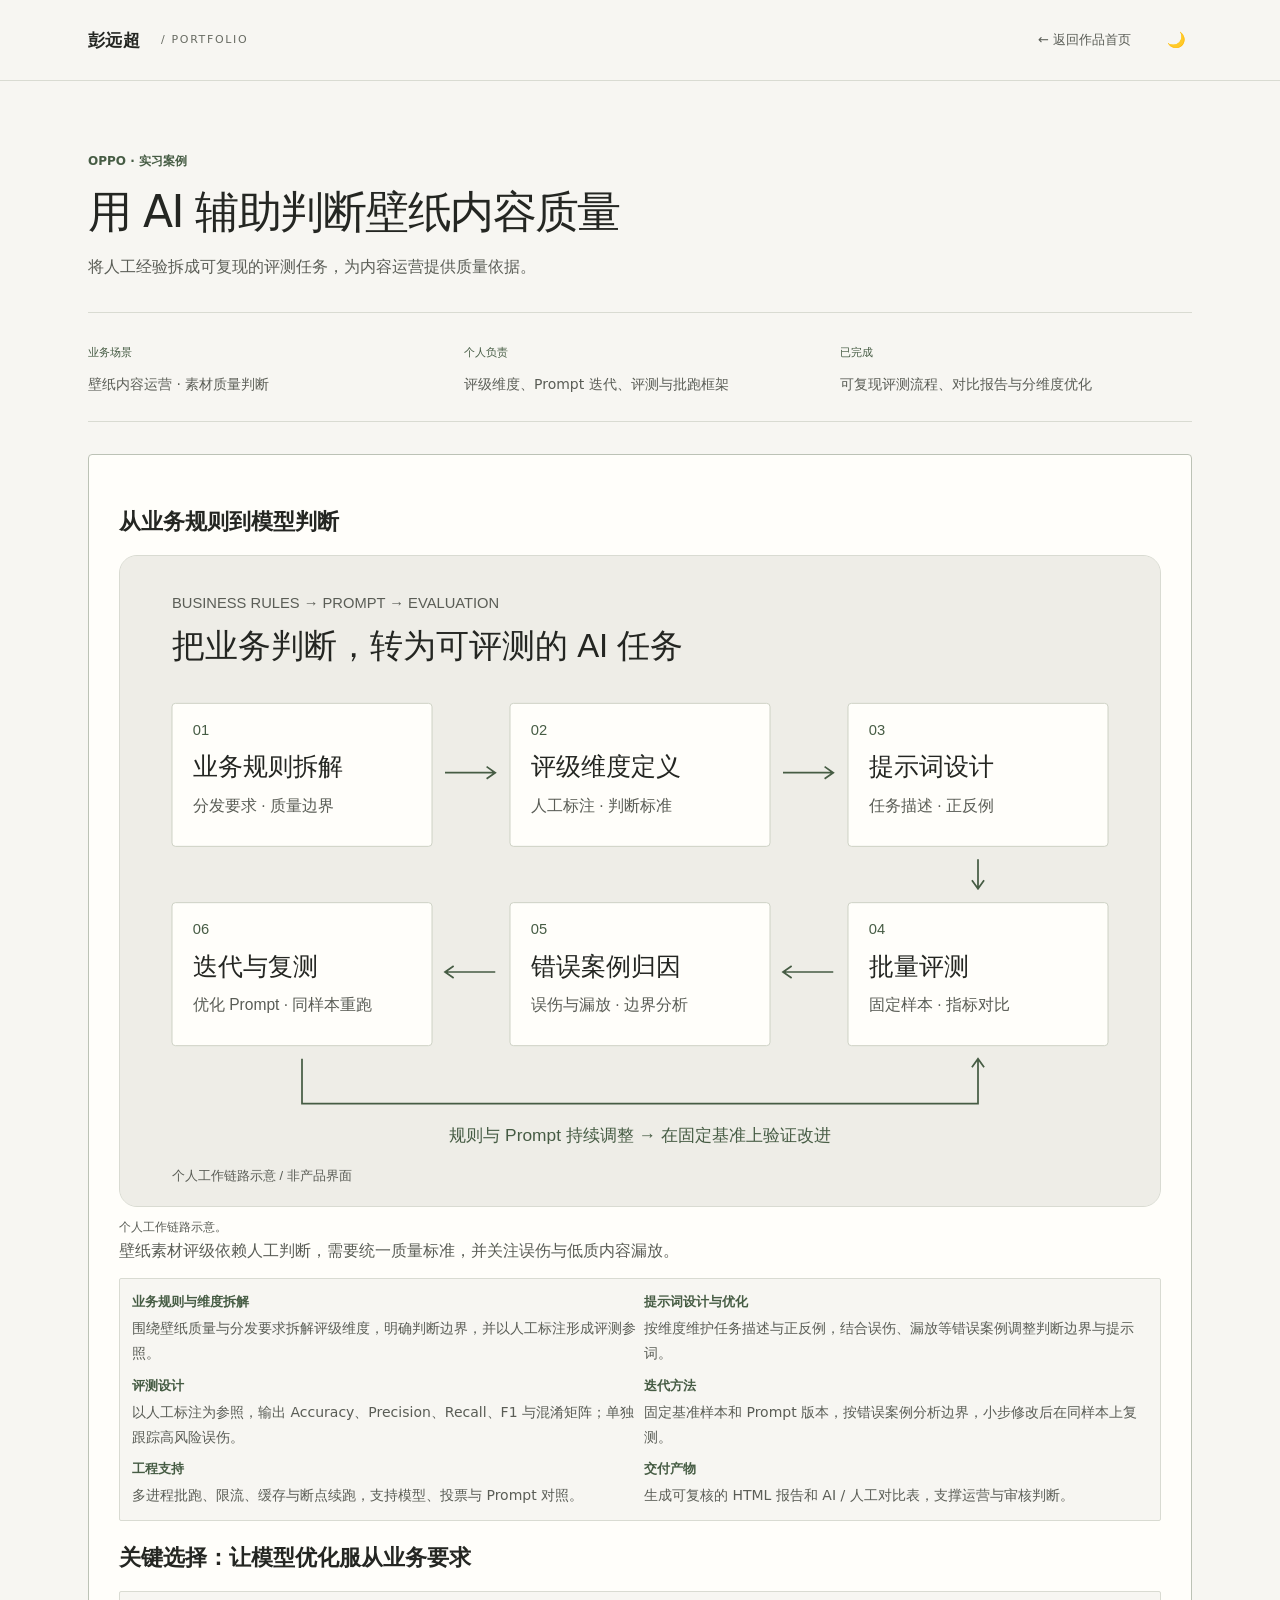
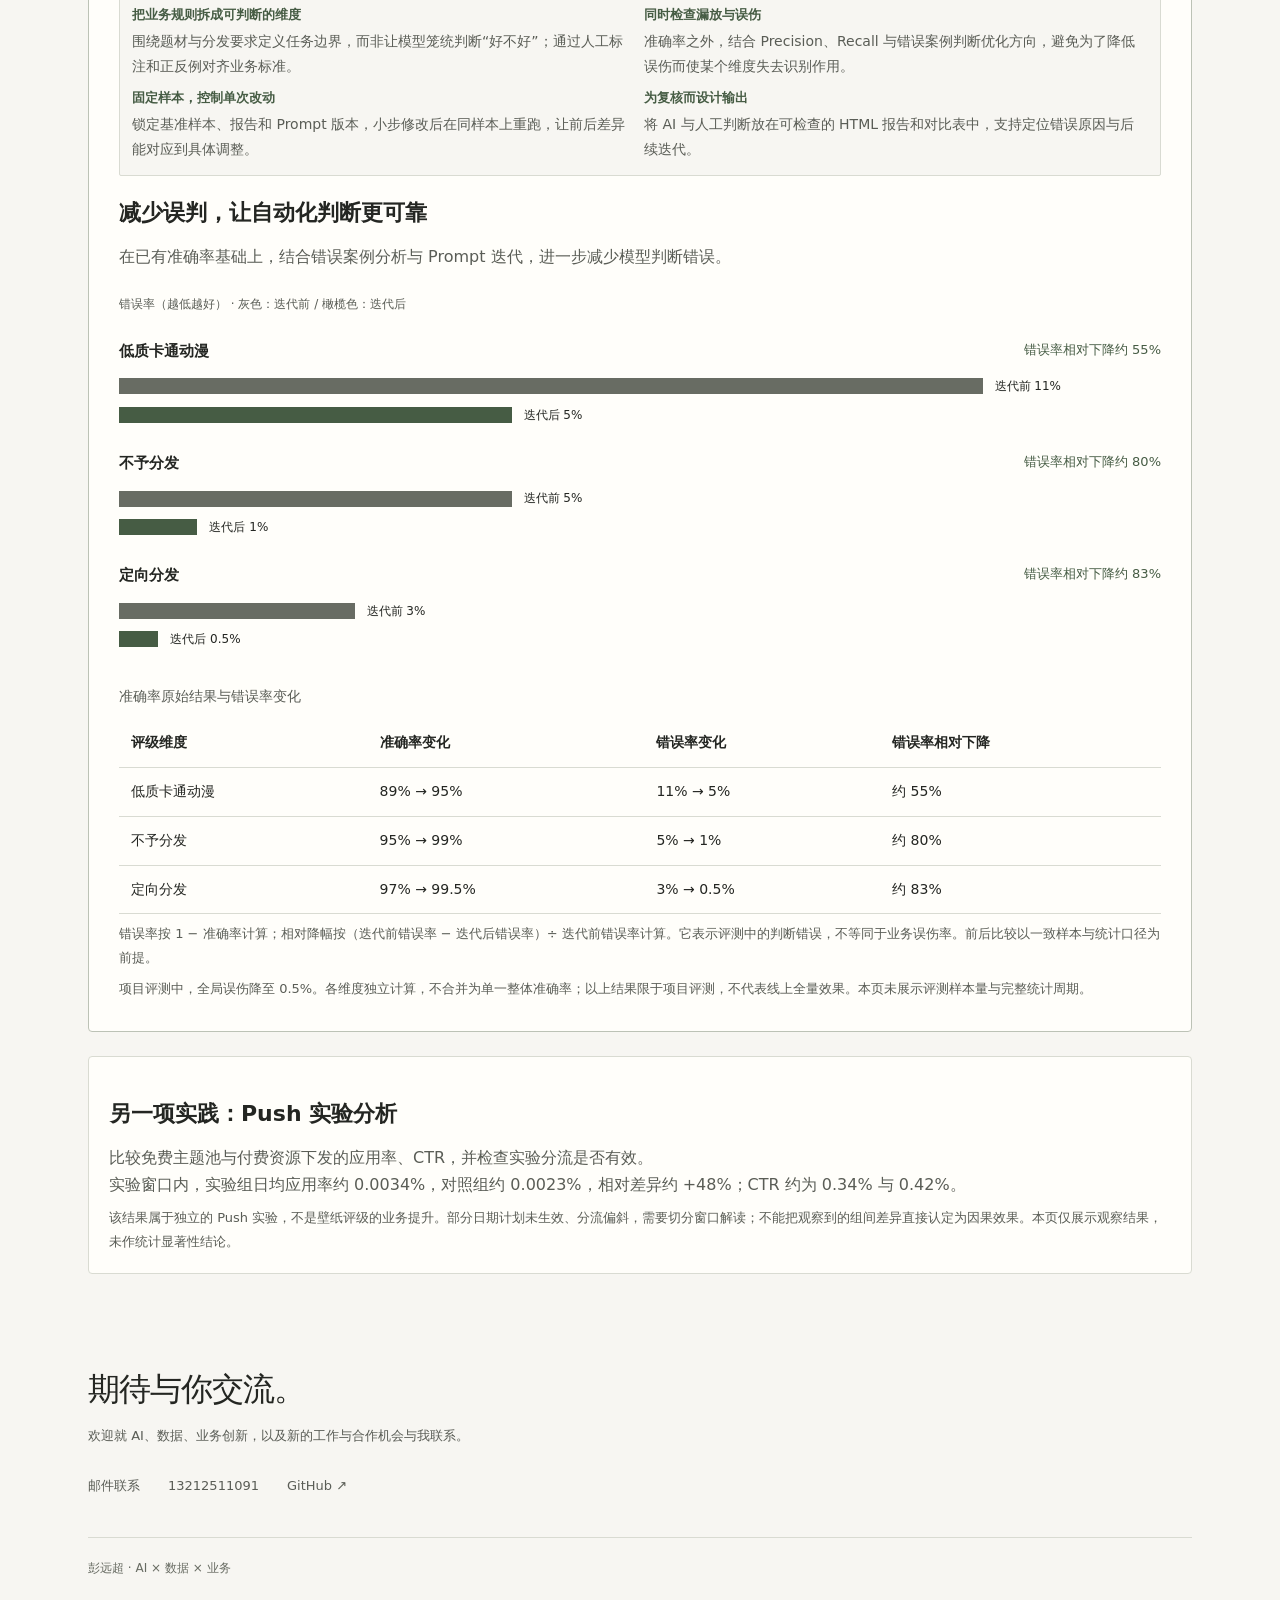
<file: wallpaper-evaluation.html>
<!DOCTYPE html>
<html lang="zh-CN" data-theme="light">
<head>
<meta charset="UTF-8">
<meta name="viewport" content="width=device-width, initial-scale=1.0">
<title>用 AI 辅助判断壁纸内容质量 · 彭远超</title>
<meta name="description" content="彭远超，2027届。关注 AI 应用与业务流程优化，围绕企业数据处理、内容运营与研究辅助，探索场景识别、方案设计、应用搭建和效果验证。">
<link rel="stylesheet" href="css/style.css">
<link rel="stylesheet" href="css/site.css">
<link rel="stylesheet" href="css/refined.css">
</head>
<body>
<a class="skip-link" href="#main">跳到正文</a>
<nav class="nav" id="top">
<div class="nav-inner">
<a class="nav-logo" href="index.html">彭远超<span class="nav-logo-sub">/ portfolio</span>
</a>
<button class="nav-toggle" aria-label="菜单" aria-controls="nav-links" aria-expanded="false">☰</button>
<div class="nav-links" id="nav-links">
<a href="index.html#projects">← 返回作品首页</a>
</div>
<button class="theme-toggle" id="theme-toggle" aria-label="切换主题">
</button>
</div>
</nav>
<main class="container detail-page" id="main">
<header class="detail-heading">
<p class="eyebrow">OPPO · 实习案例</p>
<h1>用 AI 辅助判断壁纸内容质量</h1>
<p>将人工经验拆成可复现的评测任务，为内容运营提供质量依据。</p>
</header><aside class="case-summary" aria-label="项目职责与交付"><div><span>业务场景</span><p>壁纸内容运营 · 素材质量判断</p></div><div><span>个人负责</span><p>评级维度、Prompt 迭代、评测与批跑框架</p></div><div><span>已完成</span><p>可复现评测流程、对比报告与分维度优化</p></div></aside>
<article class="featured-case">
<h2>从业务规则到模型判断</h2>
<figure class="proj-img"><img class="lightbox-trigger" src="assets/img/wallpaper-workflow.svg" alt="业务规则拆解、评级维度、提示词设计、批量评测、错误归因与迭代复测的完整工作链路"><figcaption>个人工作链路示意。</figcaption></figure>
<p>壁纸素材评级依赖人工判断，需要统一质量标准，并关注误伤与低质内容漏放。</p>
<div class="case-grid"><div><span>业务规则与维度拆解</span><p>围绕壁纸质量与分发要求拆解评级维度，明确判断边界，并以人工标注形成评测参照。</p></div><div><span>提示词设计与优化</span><p>按维度维护任务描述与正反例，结合误伤、漏放等错误案例调整判断边界与提示词。</p></div>
<div>
<span>评测设计</span>
<p>以人工标注为参照，输出 Accuracy、Precision、Recall、F1 与混淆矩阵；单独跟踪高风险误伤。</p>
</div>
<div>
<span>迭代方法</span>
<p>固定基准样本和 Prompt 版本，按错误案例分析边界，小步修改后在同样本上复测。</p>
</div>
<div>
<span>工程支持</span>
<p>多进程批跑、限流、缓存与断点续跑，支持模型、投票与 Prompt 对照。</p>
</div>
<div>
<span>交付产物</span>
<p>生成可复核的 HTML 报告和 AI / 人工对比表，支撑运营与审核判断。</p>
</div>
</div>
<h2>关键选择：让模型优化服从业务要求</h2><div class="case-grid"><div><span>把业务规则拆成可判断的维度</span><p>围绕题材与分发要求定义任务边界，而非让模型笼统判断“好不好”；通过人工标注和正反例对齐业务标准。</p></div><div><span>同时检查漏放与误伤</span><p>准确率之外，结合 Precision、Recall 与错误案例判断优化方向，避免为了降低误伤而使某个维度失去识别作用。</p></div><div><span>固定样本，控制单次改动</span><p>锁定基准样本、报告和 Prompt 版本，小步修改后在同样本上重跑，让前后差异能对应到具体调整。</p></div><div><span>为复核而设计输出</span><p>将 AI 与人工判断放在可检查的 HTML 报告和对比表中，支持定位错误原因与后续迭代。</p></div></div><h2>减少误判，让自动化判断更可靠</h2>
<p>在已有准确率基础上，结合错误案例分析与 Prompt 迭代，进一步减少模型判断错误。</p>
<div class="error-chart"><p class="chart-key">错误率（越低越好） · 灰色：迭代前 / 橄榄色：迭代后</p><div class="error-row"><h3>低质卡通动漫<span>错误率相对下降约 55%</span></h3><div class="error-bar"><i style="width:91.67%"></i><span>迭代前 11%</span></div><div class="error-bar improved"><i style="width:41.67%"></i><span>迭代后 5%</span></div></div><div class="error-row"><h3>不予分发<span>错误率相对下降约 80%</span></h3><div class="error-bar"><i style="width:41.67%"></i><span>迭代前 5%</span></div><div class="error-bar improved"><i style="width:8.33%"></i><span>迭代后 1%</span></div></div><div class="error-row"><h3>定向分发<span>错误率相对下降约 83%</span></h3><div class="error-bar"><i style="width:25.00%"></i><span>迭代前 3%</span></div><div class="error-bar improved"><i style="width:4.17%"></i><span>迭代后 0.5%</span></div></div></div><div class="table-scroll"><table><caption>准确率原始结果与错误率变化</caption><thead><tr><th>评级维度</th><th>准确率变化</th><th>错误率变化</th><th>错误率相对下降</th></tr></thead><tbody><tr><td>低质卡通动漫</td><td>89% → 95%</td><td>11% → 5%</td><td>约 55%</td></tr><tr><td>不予分发</td><td>95% → 99%</td><td>5% → 1%</td><td>约 80%</td></tr><tr><td>定向分发</td><td>97% → 99.5%</td><td>3% → 0.5%</td><td>约 83%</td></tr></tbody></table></div><p class="viz-note">错误率按 1 − 准确率计算；相对降幅按（迭代前错误率 − 迭代后错误率）÷ 迭代前错误率计算。它表示评测中的判断错误，不等同于业务误伤率。前后比较以一致样本与统计口径为前提。</p>
<p class="viz-note">项目评测中，全局误伤降至 0.5%。各维度独立计算，不合并为单一整体准确率；以上结果限于项目评测，不代表线上全量效果。本页未展示评测样本量与完整统计周期。</p>
</article>
<article class="proj-item">
<h2>另一项实践：Push 实验分析</h2>
<p>比较免费主题池与付费资源下发的应用率、CTR，并检查实验分流是否有效。</p>
<p>实验窗口内，实验组日均应用率约 0.0034%，对照组约 0.0023%，相对差异约 +48%；CTR 约为 0.34% 与 0.42%。</p>
<p class="viz-note">该结果属于独立的 Push 实验，不是壁纸评级的业务提升。部分日期计划未生效、分流偏斜，需要切分窗口解读；不能把观察到的组间差异直接认定为因果效果。本页仅展示观察结果，未作统计显著性结论。</p>
</article>
<footer class="footer" id="contact">
<p class="f-title">
<strong>期待与你交流。</strong>
</p>
<p class="f-sub">欢迎就 AI、数据、业务创新，以及新的工作与合作机会与我联系。</p>
<div class="contact-row">
<a href="mailto:yuanchao29zoe@163.com">邮件联系</a>
<a href="tel:13212511091">13212511091</a>
<a href="https://github.com/PYC1234" target="_blank" rel="noopener noreferrer">GitHub ↗</a>
</div>
<p class="copy">彭远超 · AI × 数据 × 业务</p>
</footer>
</main>
<script src="js/site.js">
</script>
</body>
</html>
</file>
<file: css/style.css>
/* ===== 设计令牌：浅色为主 + 深色可选（跟系统 + 手动切换） ===== */
:root {
  color-scheme: light;
  --page: #f9f9f7;          /* 页面底色 */
  --surface: #fcfcfb;       /* 卡片/图表表面 */
  --surface-2: #f3f3ef;     /* 次级表面 */
  --ink: #0b0b0b;           /* 主文字 */
  --ink-2: #52514e;         /* 次级文字 */
  --ink-3: #898781;         /* 弱文字/标签 */
  --line: #e1e0d9;          /* 发丝分隔线 */
  --baseline: #c3c2b7;
  --accent: #2563eb;        /* UI 强调色 */
  --accent-soft: #eff4ff;
  --shadow: 0 1px 2px rgba(11,11,11,0.04), 0 8px 24px rgba(11,11,11,0.06);
}

/* 跟系统深色 */
@media (prefers-color-scheme: dark) {
  :root:where(:not([data-theme="light"])) {
    color-scheme: dark;
    --page: #0d0d0d;
    --surface: #1a1a19;
    --surface-2: #232321;
    --ink: #ffffff;
    --ink-2: #c3c2b7;
    --ink-3: #898781;
    --line: #2c2c2a;
    --baseline: #383835;
    --accent: #6ea8ff;
    --accent-soft: #15233f;
    --shadow: 0 1px 2px rgba(0,0,0,0.4), 0 8px 24px rgba(0,0,0,0.5);
  }
}

/* 手动深色（覆盖跟系统） */
:root[data-theme="dark"] {
  color-scheme: dark;
  --page: #0d0d0d;
  --surface: #1a1a19;
  --surface-2: #232321;
  --ink: #ffffff;
  --ink-2: #c3c2b7;
  --ink-3: #898781;
  --line: #2c2c2a;
  --baseline: #383835;
  --accent: #6ea8ff;
  --accent-soft: #15233f;
  --shadow: 0 1px 2px rgba(0,0,0,0.4), 0 8px 24px rgba(0,0,0,0.5);
}

/* ===== Reset & 基础 ===== */
*, *::before, *::after { box-sizing: border-box; margin: 0; padding: 0; }
html { scroll-behavior: smooth; scroll-padding-top: 72px; }
body {
  font-family: system-ui, -apple-system, "Segoe UI", "PingFang SC", "Hiragino Sans GB", "Microsoft YaHei", sans-serif;
  background: var(--page);
  color: var(--ink);
  line-height: 1.7;
  -webkit-font-smoothing: antialiased;
  transition: background .2s, color .2s;
}
h1 { font-size: 36px; font-weight: 700; letter-spacing: 0; }
h2 { font-size: 22px; font-weight: 600; letter-spacing: 0; }
h3 { font-size: 16px; font-weight: 600; }
p { color: var(--ink-2); }
a { color: var(--accent); text-decoration: none; }
a:hover { text-decoration: underline; }
.container { max-width: 760px; margin: 0 auto; padding: 0 24px; }
.section { padding: 72px 0; }
.section-header { margin-bottom: 36px; }
.section-header .eyebrow {
  font-size: 11px; font-weight: 600; text-transform: uppercase; letter-spacing: 0.08em;
  color: var(--accent); margin-bottom: 8px;
}
.section-header p { font-size: 15px; margin-top: 6px; }

/* ===== 导航 ===== */
.nav {
  position: sticky; top: 0; z-index: 100;
  background: color-mix(in srgb, var(--page) 85%, transparent);
  backdrop-filter: blur(12px);
  border-bottom: 1px solid var(--line);
}
.nav-inner {
  max-width: 760px; margin: 0 auto; padding: 0 24px;
  display: flex; align-items: center; gap: 16px; height: 56px;
}
.nav-logo { font-weight: 700; font-size: 15px; color: var(--ink); text-decoration: none; white-space: nowrap; }
.nav-logo:hover { text-decoration: none; }
.nav-logo-sub { color: var(--ink-3); font-weight: 400; }
.nav-links { display: flex; gap: 20px; list-style: none; margin-left: auto; }
.nav-links a { color: var(--ink-3); font-size: 13px; text-decoration: none; transition: color .2s; }
.nav-links a:hover { color: var(--ink); text-decoration: none; }
.nav-toggle { display: none; background: none; border: none; font-size: 18px; color: var(--ink); cursor: pointer; padding: 4px 8px; }
.theme-toggle {
  background: none; border: 1px solid var(--line); border-radius: 6px;
  width: 32px; height: 32px; cursor: pointer; font-size: 14px;
  display: inline-flex; align-items: center; justify-content: center; flex: 0 0 auto;
  color: var(--ink-2); transition: border-color .2s;
}
.theme-toggle:hover { border-color: var(--accent); }

/* ===== Hero ===== */
.hero { padding: 96px 0 48px; }
.hero h1 { font-size: 40px; margin-bottom: 12px; }
.hero h1 .accent { color: var(--accent); }
.hero .role { font-size: 17px; color: var(--ink-2); font-weight: 400; margin-bottom: 18px; }
.hero .bio { font-size: 15px; color: var(--ink-2); max-width: 560px; line-height: 1.75; }
.hero .bio strong { color: var(--ink); font-weight: 600; }
.hero .links { display: flex; gap: 18px; margin-top: 24px; flex-wrap: wrap; }
.hero .links a { font-size: 14px; color: var(--ink-2); display: inline-flex; align-items: center; gap: 4px; transition: color .2s; }
.hero .links a:hover { color: var(--accent); text-decoration: none; }

/* ===== 统计行 ===== */
.fit-grid {
  display: grid; grid-template-columns: repeat(3, 1fr); gap: 10px;
  margin-top: 26px; max-width: 680px;
}
.fit-card {
  background: var(--surface); border: 1px solid var(--line); border-radius: 8px;
  padding: 14px; box-shadow: var(--shadow);
}
.fit-k { display: block; font-size: 13px; font-weight: 700; color: var(--accent); margin-bottom: 4px; }
.fit-v { display: block; font-size: 12px; line-height: 1.55; color: var(--ink-2); }

.stats { display: grid; grid-template-columns: repeat(3, 1fr); border-top: 1px solid var(--line); border-bottom: 1px solid var(--line); margin-top: 16px; }
.stat { text-align: center; padding: 20px 12px; border-right: 1px solid var(--line); }
.stat:last-child { border-right: none; }
.stat .val { font-size: 28px; font-weight: 700; color: var(--accent); line-height: 1.2; }
.stat .lbl { font-size: 12px; color: var(--ink-3); margin-top: 2px; }

/* ===== 关于 ===== */
.about-grid { display: grid; grid-template-columns: repeat(3, 1fr); gap: 16px; }
.about-card {
  background: var(--surface); border: 1px solid var(--line); border-radius: 8px;
  padding: 20px; box-shadow: var(--shadow);
}
.about-card h3 { font-size: 15px; margin-bottom: 8px; }
.about-card p { font-size: 13px; line-height: 1.7; }

/* ===== 时间线 ===== */
.tl { position: relative; }
.tl::before { content: ''; position: absolute; left: 0; top: 4px; bottom: 4px; width: 1px; background: var(--line); }
.tl-group { position: relative; padding-left: 20px; margin-bottom: 28px; }
.tl-group:last-child { margin-bottom: 0; }
.tl-group::before { content: ''; position: absolute; left: -3px; top: 4px; width: 7px; height: 7px; border-radius: 50%; background: var(--accent); }
.tl-group-label {
  font-size: 15px; font-weight: 700; margin-bottom: 20px;
  display: flex; align-items: center; gap: 8px;
}
.tl-group-label::after {
  content: ''; flex: 1; height: 1px; background: var(--line);
}
.tl-item { position: relative; padding-left: 0; margin-bottom: 34px; }
.tl-item:last-child { margin-bottom: 0; }
.tl-item::before { content: ''; display: none; }
.tl-item .tl-org { font-size: 13px; font-weight: 600; color: var(--accent); }
.tl-item .tl-city { font-size: 11px; font-weight: 600; color: var(--ink-3); background: var(--surface-2); border: 1px solid var(--line); padding: 1px 8px; border-radius: 999px; margin-left: 6px; white-space: nowrap; }
.tl-item .tl-role { font-size: 15px; font-weight: 600; }
.tl-item .tl-date { font-size: 12px; color: var(--ink-3); }
.tl-item .tl-desc { font-size: 13px; color: var(--ink-2); margin-top: 4px; line-height: 1.65; }
.tl-item .tl-tags { display: flex; flex-wrap: wrap; gap: 4px; margin-top: 8px; }
.tl-tag { font-size: 11px; padding: 1px 8px; border-radius: 10px; background: var(--surface-2); color: var(--ink-3); border: 1px solid var(--line); }

/* ===== 项目作品 ===== */
.proof-grid {
  display: grid; grid-template-columns: repeat(2, 1fr); gap: 12px;
  margin-bottom: 32px; margin-top: 18px;
}
.proof-item {
  background: var(--surface); border: 1px solid var(--line); border-radius: 8px;
  padding: 16px; box-shadow: var(--shadow);
}
.proof-org {
  display: inline-flex; font-size: 11px; font-weight: 700; color: var(--accent);
  background: var(--accent-soft); border-radius: 4px; padding: 2px 8px; margin-bottom: 8px;
}
.proof-item strong { display: block; font-size: 14px; line-height: 1.45; margin-bottom: 6px; }
.proof-item p { font-size: 12.5px; line-height: 1.65; }

.featured-case {
  background: linear-gradient(180deg, var(--surface), color-mix(in srgb, var(--accent-soft) 28%, var(--surface)));
  border: 1px solid color-mix(in srgb, var(--accent) 20%, var(--line));
  border-radius: 8px;
  padding: 24px;
  box-shadow: var(--shadow);
  margin-bottom: 18px;
}
.featured-head {
  display: grid; grid-template-columns: minmax(0, 1fr) 150px; gap: 20px;
  align-items: start; margin-bottom: 14px;
}
.featured-head h3 { font-size: 22px; line-height: 1.35; margin-bottom: 8px; }
.featured-head p { font-size: 14px; line-height: 1.7; }
.featured-result {
  border-left: 1px solid var(--line); padding-left: 18px;
}
.featured-result span {
  display: block; font-size: 11px; color: var(--ink-3); margin-bottom: 4px;
}
.featured-result strong {
  display: block; font-size: 32px; color: var(--accent); line-height: 1.1;
}
.hero-metrics .metric { background: var(--surface); border: 1px solid var(--line); }
.featured-viz {
  display: grid; grid-template-columns: 1fr 1fr; gap: 16px;
  margin-top: 14px;
}

.proj-list { display: flex; flex-direction: column; gap: 16px; }
.proj-item {
  background: var(--surface); border: 1px solid var(--line); border-radius: 8px;
  padding: 20px; box-shadow: var(--shadow);
}
.proj-item-head { display: flex; align-items: center; gap: 8px; margin-bottom: 10px; }
.proj-item-head .proj-num { font-size: 12px; font-weight: 700; color: var(--ink-3); letter-spacing: 0.05em; }
.proj-item-head .proj-tag { font-size: 11px; font-weight: 600; color: var(--accent); background: var(--accent-soft); padding: 2px 8px; border-radius: 4px; }
.proj-item-body h3 { font-size: 17px; line-height: 1.4; margin-bottom: 6px; }
.proj-desc { font-size: 13.5px; color: var(--ink-2); line-height: 1.7; }
.case-grid {
  display: grid; grid-template-columns: repeat(2, 1fr); gap: 8px;
  margin: 14px 0; padding: 12px; border: 1px solid var(--line);
  border-radius: 8px; background: var(--page);
}
.case-grid div { min-width: 0; }
.case-grid span {
  display: block; font-size: 11px; font-weight: 700; color: var(--accent);
  margin-bottom: 3px;
}
.case-grid p { font-size: 12px; line-height: 1.55; color: var(--ink-2); }
.case-grid.compact { margin-bottom: 12px; }
.metrics { display: grid; grid-template-columns: repeat(3, 1fr); gap: 8px; margin: 12px 0; }
.metric { text-align: center; padding: 10px 6px; background: var(--page); border-radius: 6px; }
.metric .m-val { display: block; font-size: 20px; font-weight: 700; color: var(--accent); line-height: 1.2; }
.metric .m-lbl { display: block; font-size: 10.5px; color: var(--ink-3); margin-top: 2px; }
.proj-tags { display: flex; flex-wrap: wrap; gap: 4px; }
.proj-tags span { font-size: 11px; color: var(--ink-3); font-family: "SF Mono", "Cascadia Code", "Fira Code", monospace; }
.proj-outcome { font-size: 12px; color: var(--accent); font-weight: 600; border-top: 1px dashed var(--line); padding-top: 10px; margin-top: 10px; }
.proj-img { margin-top: 14px; }
.proj-img img {
  width: 100%; display: block; border-radius: 8px;
  border: 1px solid var(--line); background: var(--surface-2);
}

/* ===== 玛氏 Before/After 对比 ===== */
.proj-compare {
  display: grid; grid-template-columns: 1fr auto 1fr; gap: 12px;
  align-items: center; margin-top: 14px;
}
.pc-side { min-width: 0; }
.pc-label { font-size: 12px; font-weight: 700; color: var(--ink); margin-bottom: 4px; }
.pc-note { font-size: 11px; color: var(--ink-3); margin-bottom: 8px; line-height: 1.5; }
.pc-arrow { font-size: 22px; font-weight: 700; color: var(--ink-3); }

/* ===== 技能 ===== */
.skill-group { margin-bottom: 20px; }
.skill-group:last-child { margin-bottom: 0; }
.skill-group .sg-label { font-size: 11px; font-weight: 600; text-transform: uppercase; letter-spacing: 0.05em; color: var(--ink-3); margin-bottom: 10px; }
.skill-group .sg-tags { display: flex; flex-wrap: wrap; gap: 8px; }
.skill-tag { font-size: 13px; padding: 4px 12px; border-radius: 6px; background: var(--surface); color: var(--ink-2); border: 1px solid var(--line); transition: border-color .2s; }
.skill-tag:hover { border-color: var(--accent); }
.skill-tag.hl { background: var(--accent-soft); border-color: color-mix(in srgb, var(--accent) 20%, transparent); color: var(--accent); }
.skill-evidence {
  display: flex; flex-direction: column; gap: 14px;
}
.skill-row {
  background: var(--surface); border: 1px solid var(--line); border-radius: 8px;
  padding: 16px; box-shadow: var(--shadow);
}
.skill-row .sg-label { font-size: 11px; font-weight: 700; text-transform: uppercase; letter-spacing: 0.05em; color: var(--ink-3); margin-bottom: 10px; }
.skill-row .sg-tags { display: flex; flex-wrap: wrap; gap: 8px; margin-bottom: 10px; }
.skill-row p { font-size: 12.5px; line-height: 1.65; color: var(--ink-2); border-top: 1px dashed var(--line); padding-top: 10px; }

/* ===== 产出展示 ===== */
.output-frame {
  background: var(--surface); border: 1px dashed var(--line); border-radius: 8px;
  padding: 24px; box-shadow: var(--shadow);
}
.output-placeholder {
  border: 1px dashed var(--line); border-radius: 8px;
  background: var(--surface-2); padding: 64px 24px;
  text-align: center; color: var(--ink-3);
}
.output-placeholder .op-num {
  font-size: 12px; font-weight: 700; letter-spacing: 0.05em; color: var(--ink-3);
  margin-bottom: 12px;
}
.output-placeholder p { font-size: 15px; color: var(--ink-2); }
.output-placeholder .op-sub { font-size: 12.5px; color: var(--ink-3); margin-top: 6px; }

/* ===== Tabs 分组切换 ===== */
.tabs { display: flex; gap: 8px; margin-bottom: 16px; flex-wrap: wrap; }
.tab-btn {
  font-size: 13px; font-weight: 600; padding: 6px 14px; border-radius: 999px;
  background: var(--surface); color: var(--ink-2); border: 1px solid var(--line); cursor: pointer;
  transition: all .2s;
}
.tab-btn:hover { border-color: var(--accent); color: var(--accent); }
.tab-btn.active { background: var(--accent); border-color: var(--accent); color: #fff; }
.panel[hidden] { display: none; }

/* ===== 轮播通用 ===== */
.carousel { position: relative; }
.carousel-viewport { overflow: hidden; }
.slide { display: none; }
.slide.active { display: block; animation: fadeIn .25s ease; }
@keyframes fadeIn { from { opacity: 0; transform: translateY(6px); } to { opacity: 1; transform: none; } }
.carousel-nav { display: flex; align-items: center; justify-content: center; gap: 12px; margin-top: 16px; }
.carousel-arrow {
  background: var(--surface); border: 1px solid var(--line); border-radius: 8px;
  width: 34px; height: 34px; font-size: 18px; line-height: 1; color: var(--ink-2);
  cursor: pointer; transition: all .2s;
}
.carousel-arrow:hover { border-color: var(--accent); color: var(--accent); }
.carousel-dots { display: flex; gap: 6px; }
.dot { width: 8px; height: 8px; border-radius: 50%; background: var(--line); cursor: pointer; transition: all .2s; }
.dot.active { background: var(--accent); transform: scale(1.15); }
.carousel-count { text-align: center; font-size: 12px; color: var(--ink-3); margin-top: 8px; }

/* ===== 可视化：流程图 & 对比图 ===== */
.viz-title { font-size: 13px; font-weight: 600; color: var(--ink); margin: 16px 0 8px; }
.viz-flow { display: flex; flex-wrap: wrap; align-items: center; gap: 6px; }
.flow-node {
  font-size: 12px; font-weight: 600; color: var(--accent);
  background: var(--accent-soft); border: 1px solid color-mix(in srgb, var(--accent) 25%, transparent);
  border-radius: 6px; padding: 6px 10px; text-align: center;
}
.flow-arrow { font-size: 14px; color: var(--ink-3); }
.viz-chart { display: flex; flex-direction: column; gap: 10px; padding: 14px; background: var(--page); border: 1px solid var(--line); border-radius: 8px; }
.chart-row { display: flex; align-items: center; gap: 8px; }
.chart-label { font-size: 12px; color: var(--ink-2); width: 90px; flex: 0 0 auto; }
.bar { position: relative; flex: 1; height: 20px; border-radius: 4px; overflow: hidden; }
.bar i { position: absolute; right: 6px; top: 50%; transform: translateY(-50%); font-size: 11px; font-style: normal; color: #fff; font-weight: 600; }
.bar.bar-a { background: linear-gradient(90deg, var(--baseline) var(--v), var(--surface-2) var(--v)); }
.bar.bar-b { background: linear-gradient(90deg, var(--accent) var(--v), var(--surface-2) var(--v)); }
.chart-legend { display: flex; gap: 14px; font-size: 11px; color: var(--ink-3); }
.lg { display: inline-flex; align-items: center; gap: 5px; }
.lg::before { content: ''; width: 10px; height: 10px; border-radius: 3px; }
.lg-a::before { background: var(--baseline); }
.lg-b::before { background: var(--accent); }
.viz-note { font-size: 11px; color: var(--ink-3); margin-top: 8px; }

/* ===== 产出区轮播图 ===== */
.op-slide img { width: 100%; display: block; border-radius: 8px; border: 1px solid var(--line); cursor: zoom-in; }
.op-cap { font-size: 12.5px; color: var(--ink-2); text-align: center; margin-top: 10px; }

/* ===== 灯箱放大 ===== */
.lightbox-wrap {
  position: fixed; inset: 0; z-index: 1000; display: none;
  background: rgba(0,0,0,0.82); align-items: center; justify-content: center; padding: 24px;
}
.lightbox-wrap.open { display: flex; }
.lightbox-wrap img { max-width: 100%; max-height: 100%; border-radius: 6px; box-shadow: 0 8px 40px rgba(0,0,0,0.5); }
.lightbox-close {
  position: absolute; top: 20px; right: 24px; font-size: 30px; color: #fff; cursor: pointer;
  background: none; border: none; line-height: 1;
}
.lightbox-close:hover { color: var(--accent); }

/* ===== 获奖速览 ===== */
.award-list { display: flex; flex-wrap: wrap; gap: 10px; }
.award-chip {
  display: inline-flex; align-items: center; gap: 8px;
  font-size: 13px; font-weight: 600; color: var(--ink-2);
  background: var(--surface); border: 1px solid var(--line);
  border-radius: 999px; padding: 8px 16px; box-shadow: var(--shadow);
}
.award-chip .award-ico { font-size: 15px; }

/* ===== Footer ===== */
.footer { text-align: center; padding: 56px 0 40px; border-top: 1px solid var(--line); }
.footer .f-title { font-size: 15px; margin-bottom: 8px; color: var(--ink); }
.footer .f-sub { font-size: 13px; margin-bottom: 20px; }
.footer .contact-row { display: flex; gap: 18px; justify-content: center; flex-wrap: wrap; margin-bottom: 16px; }
.footer .contact-row a { font-size: 13px; color: var(--ink-2); }
.footer .contact-row a:hover { color: var(--accent); text-decoration: none; }
.footer .copy { font-size: 12px; color: var(--ink-3); }

/* ===== 本地编辑模式 ===== */
.edit-mode [contenteditable="true"] {
  outline: 1px dashed transparent;
  outline-offset: 3px;
  border-radius: 4px;
  cursor: text;
}
.edit-mode [contenteditable="true"]:hover {
  outline-color: color-mix(in srgb, var(--accent) 34%, transparent);
}
.edit-mode [contenteditable="true"]:focus {
  outline: 2px solid var(--accent);
  background: var(--accent-soft);
}
.editor-bar {
  position: fixed;
  left: 50%;
  bottom: 18px;
  z-index: 1200;
  display: flex;
  align-items: center;
  gap: 12px;
  transform: translateX(-50%);
  padding: 10px 12px;
  color: var(--ink);
  background: color-mix(in srgb, var(--surface) 92%, transparent);
  border: 1px solid var(--line);
  border-radius: 999px;
  box-shadow: 0 12px 36px rgba(0,0,0,.16);
  backdrop-filter: blur(12px);
}
.editor-bar span {
  font-size: 13px;
  color: var(--ink-2);
}
.editor-bar button,
.editor-bar a {
  border: 1px solid var(--line);
  border-radius: 999px;
  padding: 7px 12px;
  font-size: 13px;
  font-family: inherit;
  color: var(--ink);
  background: var(--page);
  cursor: pointer;
}
.editor-bar button {
  color: white;
  border-color: var(--accent);
  background: var(--accent);
}
.editor-bar button:disabled { opacity: .72; cursor: wait; }
.editor-bar a:hover,
.editor-bar button:hover { text-decoration: none; }

/* ===== 响应式 ===== */
@media (max-width: 640px) {
  .container { padding: 0 16px; }
  .hero { padding: 64px 0 32px; }
  .hero h1 { font-size: 28px; }
  .section { padding: 48px 0; }
  .nav-links {
    display: none; position: absolute; top: 56px; left: 0; right: 0;
    flex-direction: column; gap: 0; background: var(--page);
    border-bottom: 1px solid var(--line); padding: 8px 24px;
  }
  .nav-links.open { display: flex; }
  .nav-links a { padding: 10px 0; border-top: 1px solid var(--line); font-size: 14px; }
  .nav-toggle { display: inline-flex; }
  .stats { grid-template-columns: repeat(3, 1fr); }
  .about-grid { grid-template-columns: 1fr; }
  .fit-grid { grid-template-columns: 1fr; }
  .proof-grid { grid-template-columns: 1fr; }
  .featured-case { padding: 18px; }
  .featured-head { grid-template-columns: 1fr; gap: 12px; }
  .featured-head h3 { font-size: 19px; }
  .featured-result { border-left: none; border-top: 1px solid var(--line); padding-left: 0; padding-top: 12px; }
  .featured-viz { grid-template-columns: 1fr; }
  .case-grid { grid-template-columns: 1fr; }
  .metrics { grid-template-columns: 1fr; }
  .tl-group { padding-left: 16px; }
  .proj-compare { grid-template-columns: 1fr; gap: 14px; }
  .pc-arrow { transform: rotate(90deg); text-align: center; }
  .editor-bar {
    left: 12px;
    right: 12px;
    bottom: 12px;
    justify-content: center;
    transform: none;
    flex-wrap: wrap;
    border-radius: 12px;
  }
}

/* ===== 参考风格视觉升级：portfolio landing ===== */
:root {
  --page: #fbfbf8;
  --surface: rgba(255,255,255,.82);
  --surface-2: #f0f1ed;
  --ink: #121312;
  --ink-2: #585b57;
  --ink-3: #8a8d86;
  --line: rgba(25,28,25,.12);
  --baseline: #b9b9b2;
  --accent: #16a37a;
  --accent-2: #8b5cf6;
  --accent-soft: #e8f7f1;
  --shadow: 0 18px 54px rgba(24,27,24,.10);
}

@media (prefers-color-scheme: dark) {
  :root:where(:not([data-theme="light"])) {
    --page: #101110;
    --surface: rgba(26,28,26,.84);
    --surface-2: #20221f;
    --ink: #f7f7f2;
    --ink-2: #c8cbc3;
    --ink-3: #8d938b;
    --line: rgba(255,255,255,.12);
    --baseline: #4d514b;
    --accent: #53d2a8;
    --accent-2: #b69cff;
    --accent-soft: #17382d;
  }
}

:root[data-theme="dark"] {
  --page: #101110;
  --surface: rgba(26,28,26,.84);
  --surface-2: #20221f;
  --ink: #f7f7f2;
  --ink-2: #c8cbc3;
  --ink-3: #8d938b;
  --line: rgba(255,255,255,.12);
  --baseline: #4d514b;
  --accent: #53d2a8;
  --accent-2: #b69cff;
  --accent-soft: #17382d;
}

html { scroll-padding-top: 98px; }
body {
  background:
    linear-gradient(180deg, rgba(139,92,246,.11) 0, rgba(22,163,122,.08) 210px, transparent 520px),
    linear-gradient(90deg, rgba(22,163,122,.05), rgba(139,92,246,.045) 52%, rgba(245,245,239,.12)),
    var(--page);
}
.container { max-width: 1120px; padding: 0 28px; }
.section { padding: 76px 0; }
h1, h2, h3 { letter-spacing: 0; }

.nav {
  top: 16px;
  width: min(1120px, calc(100% - 32px));
  margin: 0 auto;
  border: 1px solid var(--line);
  border-radius: 999px;
  background: color-mix(in srgb, var(--surface) 86%, transparent);
  box-shadow: 0 12px 34px rgba(20,23,20,.08);
}
.nav-inner { max-width: none; height: 58px; padding: 0 18px 0 22px; }
.nav-logo {
  display: inline-flex;
  align-items: center;
  gap: 9px;
  font-size: 14px;
}
.nav-logo::before {
  content: 'P';
  display: inline-grid;
  place-items: center;
  width: 30px;
  height: 30px;
  color: #fff;
  background: linear-gradient(135deg, var(--ink), color-mix(in srgb, var(--accent) 60%, #111));
  border-radius: 50%;
  font-size: 14px;
}
.nav-links { gap: 8px; }
.nav-links a {
  display: inline-flex;
  align-items: center;
  min-height: 34px;
  padding: 0 13px;
  border-radius: 999px;
  color: var(--ink-2);
  font-weight: 650;
}
.nav-links a:hover { background: var(--ink); color: var(--page); }
.theme-toggle {
  border-radius: 999px;
  background: var(--ink);
  color: var(--page);
  border-color: var(--ink);
}

.hero {
  min-height: calc(100vh - 74px);
  display: grid;
  grid-template-columns: minmax(0, 1fr) minmax(330px, 430px);
  gap: 48px;
  align-items: center;
  padding: 78px 0 52px;
}
.hero > :not(.hero-visual) { grid-column: 1; }
.hero-kicker {
  display: inline-flex;
  align-items: center;
  width: max-content;
  max-width: 100%;
  min-height: 34px;
  padding: 0 14px;
  margin-bottom: 18px;
  color: var(--ink);
  background: rgba(255,255,255,.64);
  border: 1px solid var(--line);
  border-radius: 999px;
  font-size: 13px;
  font-weight: 750;
  box-shadow: 0 10px 26px rgba(20,23,20,.06);
}
.hero h1 {
  max-width: 660px;
  font-size: 70px;
  line-height: 1;
  margin-bottom: 16px;
  font-weight: 850;
}
.hero .role {
  color: var(--accent-2);
  font-size: 28px;
  font-weight: 720;
  margin-bottom: 16px;
}
.hero .bio {
  max-width: 630px;
  font-size: 16px;
  line-height: 1.9;
}
.hero-proof {
  display: flex;
  flex-wrap: wrap;
  gap: 10px;
  margin-top: 20px;
}
.hero-proof span {
  display: inline-flex;
  align-items: center;
  min-height: 34px;
  padding: 0 12px;
  border: 1px solid color-mix(in srgb, var(--accent) 24%, var(--line));
  border-radius: 999px;
  color: var(--accent);
  background: color-mix(in srgb, var(--accent-soft) 82%, transparent);
  font-size: 13px;
  font-weight: 750;
}
.hero .links { margin-top: 22px; gap: 10px; }
.hero .links a {
  min-height: 34px;
  padding: 0 12px;
  border: 1px solid var(--line);
  border-radius: 999px;
  background: color-mix(in srgb, var(--surface) 80%, transparent);
}
.hero-actions {
  display: flex;
  gap: 12px;
  flex-wrap: wrap;
  margin-top: 24px;
}
.hero-action {
  display: inline-flex;
  align-items: center;
  justify-content: center;
  min-height: 44px;
  padding: 0 22px;
  border: 1px solid var(--line);
  border-radius: 999px;
  color: var(--ink);
  background: rgba(255,255,255,.62);
  font-size: 14px;
  font-weight: 750;
  box-shadow: 0 10px 24px rgba(20,23,20,.08);
}
.hero-action.primary {
  background: var(--ink);
  color: var(--page);
  border-color: var(--ink);
}
.hero-action:hover { text-decoration: none; transform: translateY(-1px); }

.fit-grid {
  grid-template-columns: repeat(3, minmax(0, 1fr));
  max-width: 740px;
  gap: 12px;
  margin-top: 28px;
}
.fit-card {
  min-height: 116px;
  padding: 17px;
  border-radius: 22px;
  background: rgba(255,255,255,.58);
  backdrop-filter: blur(18px);
}
.fit-k { font-size: 15px; color: var(--ink); }
.fit-v { font-size: 12.5px; }

.hero-visual {
  position: relative;
  grid-column: 2;
  grid-row: 1 / span 7;
  min-height: 520px;
}
.portrait-card {
  position: absolute;
  inset: 42px 18px auto 36px;
  z-index: 2;
  display: flex;
  align-items: center;
  gap: 14px;
  padding: 16px;
  border: 1px solid rgba(255,255,255,.56);
  border-radius: 28px;
  background: rgba(255,255,255,.68);
  box-shadow: var(--shadow);
  backdrop-filter: blur(20px);
}
.portrait-mark {
  display: grid;
  place-items: center;
  width: 72px;
  height: 72px;
  color: #fff;
  background: linear-gradient(135deg, #171717, var(--accent));
  border-radius: 22px;
  font-weight: 850;
}
.portrait-card strong,
.portrait-card span { display: block; }
.portrait-card strong { font-size: 18px; color: var(--ink); }
.portrait-card span { font-size: 12.5px; color: var(--ink-2); }
.glass-card {
  position: absolute;
  z-index: 3;
  width: 210px;
  padding: 18px;
  border: 1px solid rgba(255,255,255,.55);
  border-radius: 24px;
  background: rgba(255,255,255,.65);
  box-shadow: 0 18px 42px rgba(18,19,18,.12);
  backdrop-filter: blur(20px);
}
.glass-card span { display: block; font-size: 12px; color: var(--ink-3); font-weight: 750; }
.glass-card strong { display: block; font-size: 38px; line-height: 1; color: var(--ink); margin: 10px 0 6px; }
.glass-card p { font-size: 12px; line-height: 1.55; }
.card-a { top: 168px; left: -4px; }
.card-b { right: 0; bottom: 46px; }
.showcase-shot {
  position: absolute;
  inset: 106px 0 72px 70px;
  display: grid;
  place-items: center;
  overflow: hidden;
  border: 14px solid rgba(255,255,255,.58);
  border-radius: 42px;
  background: linear-gradient(135deg, var(--surface-2), color-mix(in srgb, var(--accent-soft) 70%, var(--surface)));
  box-shadow: 0 26px 70px rgba(20,23,20,.16);
}
.showcase-shot img {
  width: 100%;
  height: 100%;
  object-fit: cover;
  opacity: .92;
  cursor: zoom-in;
}

.stats {
  margin-top: 0;
  border: 0;
  gap: 12px;
}
.stat {
  border: 1px solid var(--line);
  border-radius: 22px;
  background: var(--surface);
  box-shadow: var(--shadow);
}
.stat .val { font-size: 34px; color: var(--ink); }

.section-header {
  display: grid;
  grid-template-columns: 180px minmax(0, 1fr);
  gap: 8px 28px;
  align-items: start;
}
.section-header .eyebrow {
  grid-row: span 2;
  padding-top: 8px;
  letter-spacing: .08em;
}
.section-header h2 { font-size: 34px; line-height: 1.15; }
.section-header p { max-width: 640px; font-size: 15px; }

.about-grid { gap: 14px; }
.about-card,
.proj-item,
.featured-case,
.proof-item,
.skill-row,
.output-frame {
  border-radius: 24px;
  background: var(--surface);
  backdrop-filter: blur(14px);
}
.about-card { min-height: 178px; padding: 22px; }
.about-card h3 { font-size: 17px; }

.featured-case {
  position: relative;
  overflow: hidden;
  padding: 30px;
}
.featured-case::before {
  content: '';
  position: absolute;
  inset: 0;
  pointer-events: none;
  background: linear-gradient(135deg, rgba(22,163,122,.12), transparent 42%, rgba(139,92,246,.10));
}
.featured-case > * { position: relative; }
.featured-head { grid-template-columns: minmax(0,1fr) 190px; }
.featured-head h3 { font-size: 30px; }
.featured-result {
  padding: 18px;
  border: 1px solid var(--line);
  border-radius: 22px;
  background: rgba(255,255,255,.6);
}
.featured-result strong { font-size: 46px; color: var(--accent); }
.case-grid {
  border-radius: 18px;
  background: rgba(255,255,255,.52);
}
.metrics { gap: 10px; }
.metric {
  border: 1px solid var(--line);
  border-radius: 18px;
}
.metric .m-val { color: var(--ink); }
.proj-img img,
.op-slide img { border-radius: 18px; }
.proof-grid { grid-template-columns: repeat(4, 1fr); }
.proof-item { min-height: 174px; }
.proof-org { border-radius: 999px; }

.tl-group-label { margin-top: 46px; }
.carousel-arrow { border-radius: 50%; }
.tab-btn,
.skill-tag,
.award-chip { border-radius: 999px; }

.footer {
  margin-top: 32px;
  padding: 54px 26px 42px;
  border: 1px solid var(--line);
  border-radius: 32px 32px 0 0;
  background: linear-gradient(135deg, rgba(22,163,122,.10), rgba(139,92,246,.09));
}
.footer .f-title { font-size: 24px; }

@media (max-width: 900px) {
  .hero {
    grid-template-columns: 1fr;
    gap: 28px;
    min-height: auto;
    padding-top: 96px;
  }
  .hero h1 {
    font-size: 58px;
    line-height: 1.04;
  }
  .hero .role { font-size: 24px; }
  .hero-visual {
    grid-column: 1;
    grid-row: auto;
    min-height: 300px;
    margin-top: 2px;
  }
  .portrait-card { inset: 0 auto auto 0; width: min(360px, 70%); }
  .card-a { top: 108px; left: 14px; }
  .card-b { right: 4px; bottom: 12px; }
  .showcase-shot { inset: 56px 0 18px 150px; border-width: 10px; }
  .proof-grid { grid-template-columns: repeat(2, 1fr); }
}

@media (max-width: 640px) {
  .container { padding: 0 16px; }
  .nav {
    top: 8px;
    width: calc(100% - 16px);
    border-radius: 24px;
  }
  .nav-inner { height: 54px; padding: 0 12px 0 14px; }
  .nav-links {
    top: 62px;
    left: 8px;
    right: 8px;
    border: 1px solid var(--line);
    border-radius: 20px;
    background: var(--surface);
  }
  .hero { padding: 92px 0 38px; }
  .hero h1 { font-size: 42px; line-height: 1.08; }
  .hero .role { font-size: 20px; }
  .hero .links a { width: 100%; justify-content: center; }
  .hero-actions { display: grid; grid-template-columns: 1fr 1fr; }
  .fit-grid,
  .stats,
  .about-grid,
  .proof-grid { grid-template-columns: 1fr; }
  .fit-card { min-height: auto; }
  .hero-visual { min-height: 320px; }
  .portrait-card { inset: 10px 14px auto 14px; width: auto; }
  .glass-card { width: 172px; padding: 14px; }
  .glass-card strong { font-size: 30px; }
  .card-a { top: 134px; left: 0; }
  .card-b { right: 0; bottom: 24px; }
  .showcase-shot { inset: 92px 18px 58px 54px; border-width: 8px; border-radius: 30px; }
  .section { padding: 56px 0; }
  .section-header { display: block; margin-bottom: 26px; }
  .section-header h2 { font-size: 28px; }
  .featured-case,
  .proj-item,
  .about-card,
  .skill-row,
  .proof-item { border-radius: 22px; }
  .featured-head { grid-template-columns: 1fr; }
  .featured-result strong { font-size: 38px; }
}

@media (max-width: 420px) {
  .hero h1 { font-size: 36px; }
  .hero .role { font-size: 18px; }
  .hero-actions { grid-template-columns: 1fr; }
  .glass-card { width: 150px; }
  .showcase-shot { inset: 96px 8px 62px 42px; }
}
</file>
<file: css/site.css>
:root { --ink-3: #62675f; }
@media (prefers-color-scheme: dark) { :root:where(:not([data-theme="light"])) { --ink-3: #b1b8ae; } }
:root[data-theme="dark"] { --ink-3: #b1b8ae; }
.hero-kicker, .hero-action, .fit-card, .portrait-card, .glass-card, .featured-result, .case-grid { background: var(--surface); }
.nav-links { align-items: center; }
.hero { min-height: auto; gap: 14px 36px; padding: 68px 0 24px; }
.hero h1 { font-size: clamp(32px, 4.3vw, 52px); line-height: 1.2; }
.hero .role { margin-bottom: 0; }
.hero .bio { line-height: 1.8; }
.hero .hero-proof, .hero .hero-actions, .hero .fit-grid { margin-top: 8px; }
.hero-visual.home-preview { position: relative; inset: auto; grid-row: 1 / span 6; min-height: 0; margin: 0; align-self: center; }
.home-preview img { width: 100%; height: auto; display: block; border-radius: 24px; border: 1px solid var(--line); box-shadow: var(--shadow); }
figcaption { color: var(--ink-2); font-size: 12px; margin-top: 10px; }
.fit-card { padding: 13px; min-height: 0; }
.fit-k { font-size: 14px; }
.selected-grid { display: grid; grid-template-columns: repeat(3,minmax(0,1fr)); gap: 16px; }
.selected-grid .proj-item { display: flex; flex-direction: column; gap: 14px; }
.selected-grid h3 { font-size: 21px; line-height: 1.4; }
.selected-grid p, .experience-list p { font-size: 14px; }
.eyebrow { color: var(--accent); font-size: 12px; font-weight: 700; }
.case-status { border-top: 1px solid var(--line); padding-top: 12px; }
.case-links { display: flex; flex-wrap: wrap; gap: 10px 16px; margin-top: auto; font-size: 14px; }
.experience-list { display: grid; grid-template-columns: repeat(2,minmax(0,1fr)); gap: 16px; }
.experience-list h3 { font-size: 18px; margin-bottom: 8px; }
.experience-list p { margin-bottom: 10px; }
summary { cursor: pointer; color: var(--accent); padding: 12px 0; font-size: 14px; }
.additional { margin-top: 20px; }
.detail-heading { padding: 64px 0 32px; max-width: 800px; }
.detail-heading h1 { font-size: clamp(28px,5vw,44px); line-height: 1.3; margin: 12px 0; }
.detail-page { max-width: 980px; }
.detail-page article { margin-bottom: 24px; }
.detail-page h2 { margin: 18px 0 12px; }
.detail-page .case-grid p { font-size: 14px; line-height: 1.8; }
.detail-page .case-grid span { font-size: 13px; }
.detail-page .proj-desc { font-size: 15px; }
.viz-note { color: var(--ink-2); font-size: 13px; line-height: 1.8; }
.table-scroll { overflow-x: auto; }
table { width: 100%; border-collapse: collapse; font-size: 14px; }
caption { text-align: left; color: var(--ink-2); padding: 10px 0; }
th, td { padding: 12px; text-align: left; border-bottom: 1px solid var(--line); }
.lightbox-trigger { cursor: zoom-in; }
.lightbox-wrap { border: 0; width: 100%; max-width: none; height: 100%; max-height: none; margin: 0; }
.lightbox-wrap::backdrop { background: rgba(0,0,0,.82); }
.lightbox-wrap[open] { display: flex; }
.lightbox-wrap img { object-fit: contain; }
:focus-visible { outline: 3px solid var(--accent); outline-offset: 4px; }
.skip-link { position: fixed; top: -100px; left: 16px; padding: 12px; background: var(--page); z-index: 1500; }
.skip-link:focus { top: 10px; }
@media(max-width:900px) { .hero { grid-template-columns: 1fr; } .hero-visual.home-preview { grid-column: 1; grid-row: auto; max-width: 580px; } .selected-grid { grid-template-columns: 1fr; } }
@media(max-width:640px) { .hero { padding-top: 46px; } .experience-list { grid-template-columns: 1fr; } .nav-links a { min-height: 44px; } .nav-links.open { background: var(--page); } .hero-actions { display: flex; } .hero-action { flex: 1; } .section { padding: 40px 0; } .hero-visual.home-preview { margin-top: 16px; } .featured-case { padding: 18px; } }
@media(prefers-reduced-motion:reduce) { html { scroll-behavior: auto; } *, *::before, *::after { transition: none !important; animation: none !important; } }
</file>
<file: css/refined.css>
/* Quiet editorial layout: typography, evidence, space. */
:root, :root[data-theme="light"] { color-scheme: light; --page:#f7f6f2; --surface:#fffefa; --surface-2:#eeede7; --ink:#242622; --ink-2:#5a5d56; --ink-3:#686c63; --line:#d9dbd2; --accent:#465c44; --accent-soft:#e8ece3; --shadow:none; }
:root[data-theme="dark"] { color-scheme:dark; --page:#1b1d19; --surface:#22251f; --surface-2:#2b2f27; --ink:#eeeee5; --ink-2:#c0c4b7; --ink-3:#a5ad9b; --line:#3d4436; --accent:#bbcaac; --accent-soft:#30392a; --shadow:none; }
body { background:var(--page); }
a { text-underline-offset:5px; }
.container { max-width:1200px; padding:0 48px; }
.nav { top:0; width:100%; border:0; border-bottom:1px solid var(--line); border-radius:0; box-shadow:none; background:var(--page); backdrop-filter:none; }
.nav-inner { max-width:1200px; height:80px; margin:auto; padding:0 48px; }
.nav-logo { font-size:17px; letter-spacing:.02em; }
.nav-logo::before { display:none; }
.nav-logo-sub { font-size:11px; text-transform:uppercase; letter-spacing:.15em; margin-left:12px; }
.nav-links a { border-radius:0; font-size:13px; font-weight:500; }
.nav-links a:hover { color:var(--ink); background:transparent; text-decoration:underline; }
.theme-toggle { background:transparent; color:var(--ink); border:0; font-size:15px; }
.hero { display:block; position:relative; min-height:0; padding:86px 0 0; }
.hero-kicker { display:block; width:auto; min-height:0; padding:0; margin:0 0 30px; border:0; background:none; box-shadow:none; color:var(--ink-2); font-size:12px; font-weight:500; letter-spacing:.14em; }
.hero h1 { max-width:960px; margin:0; font-size:clamp(42px,6.5vw,78px); font-weight:550; line-height:1.22; letter-spacing:-.055em; }
.hero h1 em { font-style:normal; color:var(--accent); }
.hero .role { font-size:16px; color:var(--ink); font-weight:500; margin:28px 0 14px; }
.hero .bio { max-width:650px; font-size:16px; line-height:1.95; margin:0; }
.hero-proof { gap:20px; margin-top:22px !important; }
.hero-proof span { padding:0; min-height:0; border:0; background:none; border-radius:0; color:var(--ink-2); font-size:12px; font-weight:400; }
.hero-proof span+span { border-left:1px solid var(--line); padding-left:20px; }
.hero .hero-actions { margin-top:30px; gap:24px; align-items:center; }
.hero-action { min-height:44px; border:0; border-bottom:1px solid var(--line); border-radius:0; padding:0 0 3px; background:none; box-shadow:none; font-weight:500; }
.hero-action.primary { background:var(--ink); color:var(--page); padding:0 22px; border-radius:2px; border:1px solid var(--ink); }
.hero-action:hover { transform:none; opacity:.8; }
.fit-grid { max-width:none; margin-top:54px !important; gap:0; border-top:1px solid var(--line); border-bottom:1px solid var(--line); }
.fit-card { min-height:0; padding:25px 26px; background:none; border:0; border-right:1px solid var(--line); border-radius:0; box-shadow:none; backdrop-filter:none; }
.fit-card:first-child { padding-left:0; }
.fit-card:last-child { border-right:0; }
.fit-k { color:var(--ink); font-size:17px; font-weight:550; margin-bottom:8px; }
.fit-v { font-size:13px; line-height:1.8; }
.hero-visual.home-preview { display:none; }
.section { padding:78px 0; border-bottom:1px solid var(--line); }
.section-header { grid-template-columns:160px 1fr; margin-bottom:36px; }
.section-header .eyebrow { font-size:10px; color:var(--ink-3); font-weight:500; letter-spacing:.14em; }
.section-header h2 { font-size:36px; font-weight:500; letter-spacing:-.04em; }
.section-header p { font-size:14px; }
.selected-grid { grid-template-columns:1fr 1fr; gap:44px 32px; }
.selected-grid .proj-item { position:relative; display:flex; padding:0; border:0; border-radius:0; background:none; box-shadow:none; backdrop-filter:none; gap:14px; }
.selected-grid .proj-item:first-child { grid-column:1 / -1; display:grid; grid-template-columns:1.3fr 1fr; column-gap:40px; align-content:start; }
.work-cover { background:var(--surface-2); overflow:hidden; aspect-ratio:16 / 10; display:flex; align-items:center; justify-content:center; border:1px solid var(--line); }
.work-cover img { width:88%; height:84%; object-fit:cover; object-position:top; box-shadow:0 12px 30px #00000012; transition:transform .4s; }
.work-cover:hover img { transform:scale(1.025); }
.selected-grid .proj-item:first-child .work-cover { grid-column:1; grid-row:1 / span 5; aspect-ratio:1.4; }
.selected-grid .proj-item:first-child > :not(.work-cover) { grid-column:2; }
.selected-grid h3 { font-size:25px; font-weight:500; letter-spacing:-.035em; }
.selected-grid .eyebrow { margin-top:10px; font-size:11px; font-weight:500; letter-spacing:.08em; }
.selected-grid p { line-height:1.9; }
.case-status { font-size:12px !important; border:0; padding-top:0; }
.case-links { font-size:13px; gap:12px 20px; margin-top:4px; }
.work-stat { padding:32px; width:100%; }
.work-stat span { display:block; font-size:12px; letter-spacing:.1em; color:var(--ink-2); }
.work-stat strong { display:block; font-family:Georgia,serif; font-size:clamp(48px,6vw,76px); font-weight:400; line-height:1.5; color:var(--accent); }
.work-stat small { color:var(--ink-2); font-size:12px; }
.experience-list { display:block; }
.experience-list .proj-item { display:grid; grid-template-columns:260px 1fr; gap:0 32px; padding:26px 0; border:0; border-top:1px solid var(--line); border-radius:0; background:none; box-shadow:none; backdrop-filter:none; }
.experience-list h3 { font-size:17px; font-weight:550; }
.experience-list .proj-item>p:first-of-type { grid-column:1; font-size:12px; }
.experience-list .proj-item>p:nth-of-type(2) { grid-column:2; grid-row:1 / span 2; }
.experience-list .proj-item>details { grid-column:2; }
.experience-list .proj-item>a { grid-column:2; }
.about-grid { grid-template-columns:1fr 1fr 1fr; gap:30px; }
.about-card { padding:0; min-height:0; border:0; border-radius:0; background:none; box-shadow:none; backdrop-filter:none; }
.about-card h3 { font-weight:550; margin-bottom:12px; }
.about-card p { font-size:13px; line-height:1.9; }
.footer { margin-top:0; border:0; border-radius:0; background:none; padding:64px 0 32px; text-align:left; }
.footer .f-title { font-size:32px; letter-spacing:-.03em; }
.footer .f-title strong { font-weight:500; }
.footer .contact-row { justify-content:flex-start; gap:28px; margin:28px 0 40px; }
.copy { padding-top:20px; border-top:1px solid var(--line); }
.detail-heading { padding-top:70px; }
.detail-heading h1 { font-weight:500; letter-spacing:-.035em; }
.detail-page .featured-case, .detail-page .proj-item { border-radius:4px; box-shadow:none; backdrop-filter:none; background:var(--surface); }
.featured-case::before { display:none; }
.case-grid { background:var(--page); border-radius:2px; }
.case-summary { display:grid; grid-template-columns:repeat(3,minmax(0,1fr)); gap:24px; padding:24px 0; margin-bottom:32px; border-top:1px solid var(--line); border-bottom:1px solid var(--line); }
.case-summary span { font-size:11px; color:var(--accent); }
.case-summary p { font-size:14px; line-height:1.8; margin-top:8px; }
.framework-map { margin:30px 0; }
.framework-map figcaption { margin-bottom:14px; }
.framework-track { display:grid; grid-template-columns:repeat(3,minmax(0,1fr)); border:1px solid var(--line); }
.framework-track>div { padding:24px; border-right:1px solid var(--line); }
.framework-track>div:last-child { border:0; }
.framework-track span { display:block; font-size:11px; color:var(--accent); margin-bottom:16px; }
.framework-track strong { display:block; font-size:17px; font-weight:500; }
.framework-track p { font-size:13px; margin-top:10px; }
@media(max-width:640px) { .case-summary, .framework-track { grid-template-columns:1fr; } .framework-track>div { border-right:0; border-bottom:1px solid var(--line); } }
.experience-list .separate-project { grid-column:2; grid-row:auto; font-size:13px; color:var(--ink-2); border-left:2px solid var(--line); padding-left:14px; }
@media(max-width:640px) { .experience-list .separate-project { margin-top:14px; } }
.selected-grid .proj-item:first-child { grid-column:auto; display:flex; }
.selected-grid .proj-item:first-child .work-cover { aspect-ratio:16 / 10; }
.work-cover img[src$=".svg"] { width:100%; height:100%; object-fit:contain; box-shadow:none; }
.error-chart { margin:24px 0; }
.chart-key { font-size:12px; margin-bottom:24px; }
.error-row { margin-bottom:26px; }
.error-row h3 { display:flex; justify-content:space-between; gap:12px; font-size:15px; margin-bottom:12px; }
.error-row h3 span { color:var(--accent); font-size:13px; font-weight:500; }
.error-bar { display:flex; align-items:center; gap:12px; margin:8px 0; }
.error-bar i { display:block; height:16px; background:var(--ink-3); flex-shrink:0; }
.error-bar.improved i { background:var(--accent); }
.error-bar span { font-size:12px; white-space:nowrap; }
.error-bar { padding-right:100px; }
.framework-steps { padding-left:24px; }
.framework-steps li { padding:12px 0 12px 8px; border-bottom:1px solid var(--line); }
.framework-steps strong { font-weight:500; }
.framework-steps p { font-size:14px; margin-top:6px; }
@media(max-width:640px) { .error-row h3 { flex-direction:column; gap:6px; } .error-bar { padding-right:80px; } }
.career-focus { display:grid; grid-template-columns:260px minmax(0,1fr); gap:32px; padding:32px 0; border-bottom:1px solid var(--line); }
.career-focus h2 { font-size:20px; font-weight:500; margin-top:8px; }
.career-focus p { font-size:14px; line-height:1.9; }
.focus-scenes { display:flex; flex-wrap:wrap; gap:8px 24px; list-style:none; margin-top:16px; padding:0; }
.focus-scenes li { font-size:12px; color:var(--accent); }
.focus-scenes li::before { content:'↗'; margin-right:6px; }
@media(max-width:640px) { .career-focus { grid-template-columns:1fr; gap:16px; padding:26px 0; } .focus-scenes { gap:8px 16px; } }
.research-grid { display:grid; grid-template-columns:1fr 1fr; gap:32px; }
.research-item { border-top:1px solid var(--ink); padding:24px 0; }
.research-level { font-size:12px; color:var(--accent); }
.research-item h3 { font-size:23px; font-weight:500; margin:16px 0 12px; letter-spacing:-.03em; }
.research-item p { font-size:14px; line-height:1.9; }
.research-date { display:block; font-size:12px; color:var(--ink-3); margin-top:18px; }
.competition-list { border-top:1px solid var(--line); margin-top:12px; }
.competition-list>div { display:grid; grid-template-columns:160px 1fr; gap:20px; padding:20px 0; border-bottom:1px solid var(--line); }
.competition-list span { font-size:12px; color:var(--ink-3); }
.competition-list strong { font-size:15px; font-weight:500; }
@media(max-width:640px) { .research-grid { grid-template-columns:1fr; gap:8px; } .research-item h3 { font-size:21px; } .competition-list>div { grid-template-columns:1fr; gap:8px; } }
.opportunity-grid { display:grid; grid-template-columns:repeat(3,minmax(0,1fr)); gap:36px; }
.opportunity-number { display:block; padding-bottom:16px; border-bottom:1px solid var(--line); font-family:Georgia,serif; font-size:36px; color:var(--accent); }
.opportunity-grid h3 { margin:22px 0 12px; font-size:20px; font-weight:500; letter-spacing:-.025em; }
.opportunity-grid p { font-size:14px; line-height:1.9; }
.opportunity-evidence { margin-top:24px; padding-top:18px; border-top:1px solid var(--line); }
.opportunity-evidence>span { display:block; margin-bottom:8px; font-size:11px; letter-spacing:.08em; color:var(--accent); }
.opportunity-evidence p { font-size:13px; }
@media(max-width:640px) { .opportunity-grid { grid-template-columns:1fr; gap:32px; } .opportunity-number { font-size:28px; } .opportunity-grid h3 { margin-top:16px; } .opportunity-evidence { margin-top:16px; } }
@media(max-width:900px) { .container { padding:0 28px; } .nav-inner { padding:0 28px; } .hero { padding-top:60px; } .selected-grid .proj-item:first-child { display:flex; } .selected-grid .proj-item:first-child .work-cover { aspect-ratio:16 / 10; } .experience-list .proj-item { grid-template-columns:210px 1fr; } }
@media(max-width:640px) { .container { padding:0 22px; } .nav-inner { height:66px; padding:0 22px; gap:10px; } .nav-logo { font-size:15px; } .nav-logo-sub { display:none; } .nav-toggle { margin-left:auto; } .nav-links { top:66px; left:0; right:0; border:0; border-bottom:1px solid var(--line); border-radius:0; padding:12px 22px; } .hero { padding-top:48px; } .hero h1 { font-size:42px; } .hero-kicker { margin-bottom:22px; } .hero .bio { font-size:14px; } .hero .role { font-size:14px; } .hero-proof { gap:12px; } .hero-proof span+span { padding-left:12px; } .hero-actions { display:flex; } .hero-action { flex:initial; font-size:13px; } .fit-grid { margin-top:36px !important; } .fit-card { padding:19px 0; border-right:0; border-bottom:1px solid var(--line); } .fit-card:last-child { border:0; } .fit-k { font-size:15px; } .fit-v { font-size:12px; } .section { padding:48px 0; } .section-header h2 { font-size:29px; } .selected-grid { grid-template-columns:1fr; gap:36px; } .selected-grid h3 { font-size:23px; } .experience-list .proj-item { display:block; padding:22px 0; } .about-grid { grid-template-columns:1fr; gap:28px; } .footer .contact-row { gap:16px 24px; } }
</file>
